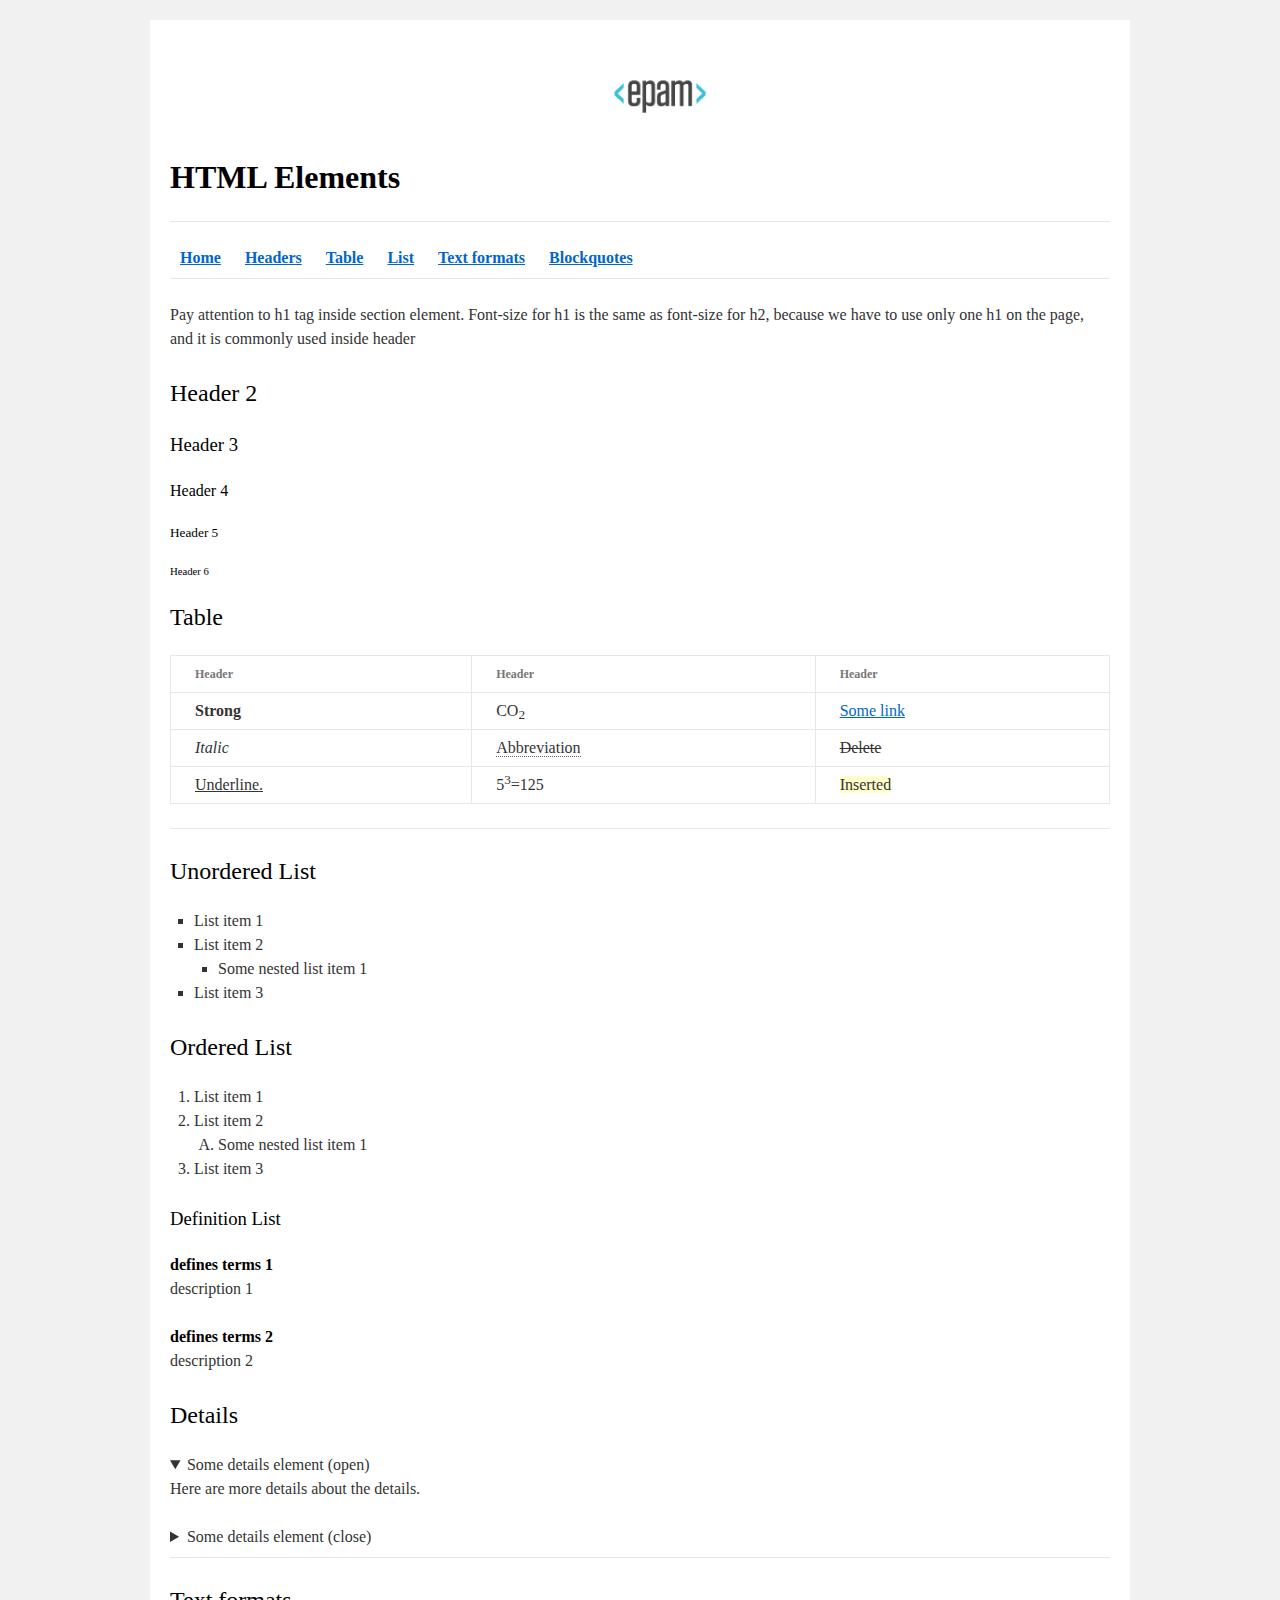
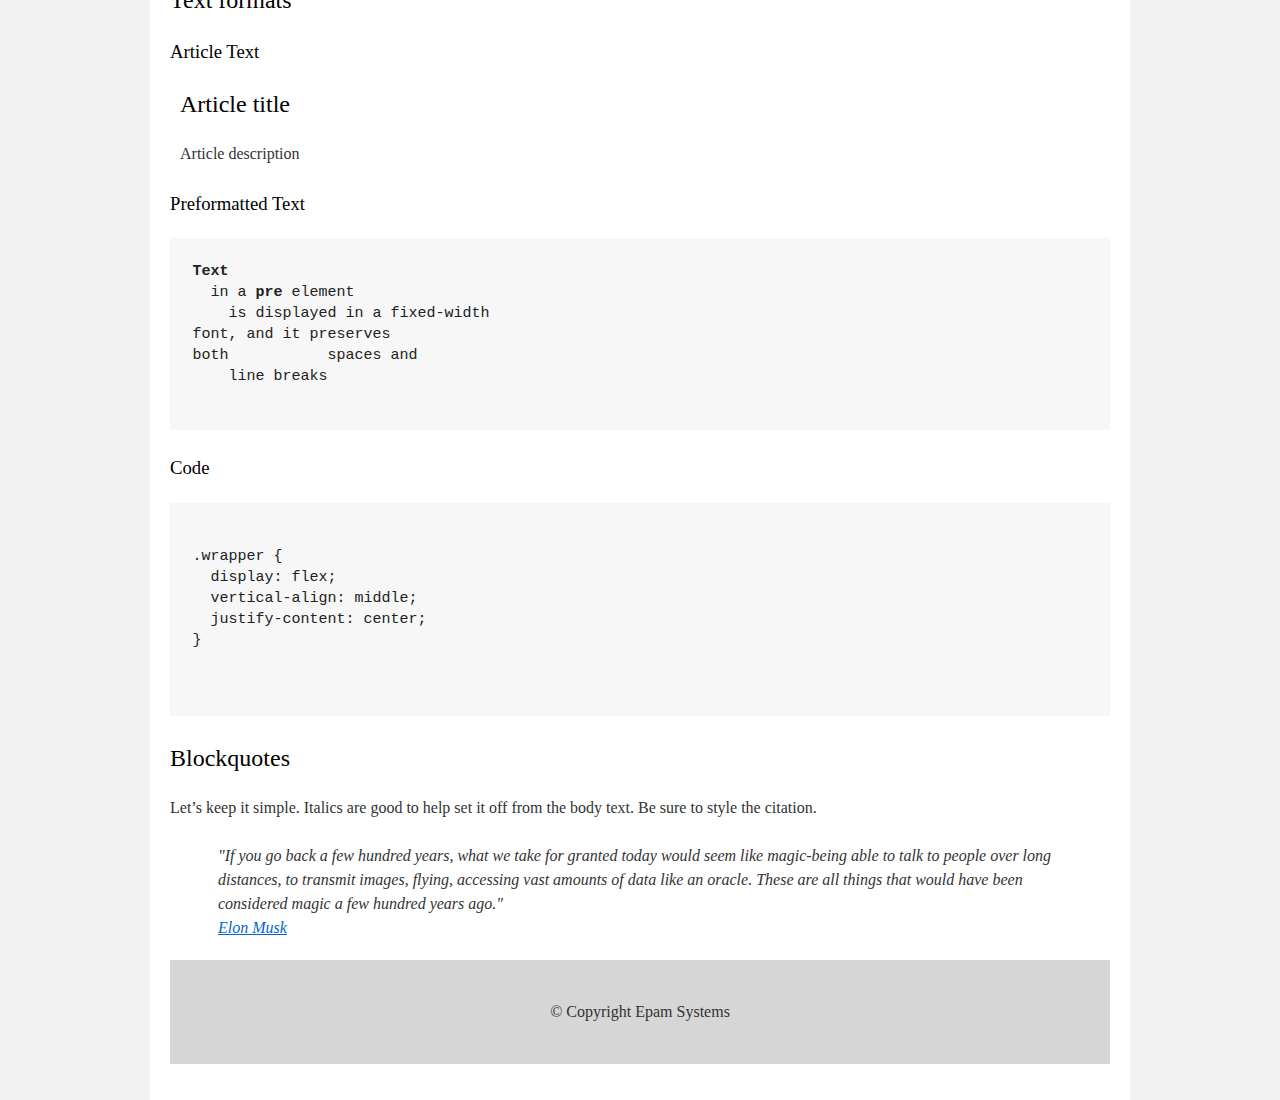
<file: FE_9_1_homework_html-basics/homework/index.html>
<!DOCTYPE html>
<html lang="en">
   <head>
      <meta charset="utf-8">
      <title>HTML Basics</title>
      <link rel="stylesheet" href="style.css">
   </head>
   <body>
      <div id="wrapper">
         <div id="main">
            <div id="container">
               <div id="content" role="main">
                  <header>
                     <div id="home">
                        <img src="logo.png" alt="logo">
                        <h1><b>HTML Elements</b></h1>
                     </div>
                     <hr>
                     <nav>
                        <a href="#home"><b>Home</b></a>
                        <a href="#headers"><b>Headers</b></a>
                        <a href="#table"><b>Table</b></a>
                        <a href="#list"><b>List</b></a>
                        <a href="#text-formats"><b>Text formats</b></a>
                        <a href="#blockquotes"><b>Blockquotes</b></a>
                     </nav>
                  </header>
                  <hr>
                  <main>
                     <section id="headers">
                        <p>Pay attention to h1 tag inside section element. Font-size for h1 is the same as font-size for h2, because we have to use only one h1 on the page, and it is commonly used inside header</p>
                        <h2>Header 2</h2>
                        <h3>Header 3</h3>
                        <h4>Header 4</h4>
                        <h5>Header 5</h5>
                        <h6>Header 6</h6>
                     </section>
                     <section id="table">
                        <h2>Table</h2>
                        <table>
                           <tr>
                              <th>Header</th>
                              <th>Header</th>
                              <th>Header</th>
                           </tr>
                           <tr>
                              <td><strong>Strong</strong></td>
                              <td>CO<sub>2</sub></td>
                              <td><a href="#">Some link</a></td>
                           </tr>
                           <tr>
                              <td><em>Italic</em></td>
                              <td><abbr>Abbreviation</abbr></td>
                              <td><del>Delete</del></td>
                           </tr>
                           <tr>
                              <td><u>Underline.</u></td>
                              <td>5<sup>3</sup>=125</td>
                              <td><ins>Inserted</ins></td>
                           </tr>
                        </table>
                        <hr>
                     </section>
                     <section id="list">
                        <h2>Unordered List</h2>
                        <ul>
                           <li>List item 1</li>
                           <li>
                              List item 2
                              <ul>
                                 <li>Some nested list item 1</li>
                              </ul>
                           </li>
                           <li>List item 3</li>
                        </ul>
                        <h2>Ordered List</h2>
                        <ol>
                           <li>List item 1</li>
                           <li>
                              List item 2
                              <ol>
                                 <li>Some nested list item 1</li>
                              </ol>
                           </li>
                           <li>List item 3</li>
                        </ol>
                        <h3>Definition List</h3>
                        <dl>
                           <dt>defines terms 1</dt>
                           <dd>description 1</dd>
                           <dt>defines terms 2</dt>
                           <dd>description 2</dd>
                        </dl>
                     </section>
                     <section id="details">
                        <h2>Details</h2>
                        <details open>
                           <summary>Some details element (open)</summary>
                           <p>Here are more details about the details.</p>
                        </details>
                        <details>
                           <summary>Some details element (close)</summary>
                           <p>Here are more details about the details.</p>
                        </details>
                     </section>
                     <hr>
                     <section id="text-formats">
                        <h2>Text formats</h2>
                        <h3>Article Text</h3>
                        <article>
                           <h2>Article title</h2>
                           <p>Article description</p>
                        </article>
                        <h3>Preformatted Text</h3>
                        <pre>
<strong>Text</strong>
  in a <strong>pre</strong> element
    is displayed in a fixed-width
font, and it preserves
both           spaces and
    line breaks                  
							</pre>
                        <h3>Code</h3>
                        <pre>

.wrapper {
  display: flex;
  vertical-align: middle;
  justify-content: center;
}

						</pre>
                     </section>
                     <section id="blockquotes">
                        <h2>Blockquotes</h2>
                        <p>Let’s keep it simple. Italics are good to help set it off from the body text. Be sure to style the citation.</p>
                        <blockquote>
                           "If you go back a few hundred years, what we take for granted today would seem like magic-being able to talk to people over long distances, to transmit images, flying, accessing vast amounts of data like an oracle. These are all things that would have been considered magic a few hundred years ago." <br>
                           <a href="#">Elon Musk</a>
                        </blockquote>
                        <p hidden>And here’s a bit of trailing text.</p>
                     </section>
                  </main>
                  <footer>
                     © Copyright Epam Systems
                  </footer>
               </div>
            </div>
         </div>
      </div>
   </body>
</html>
</file>
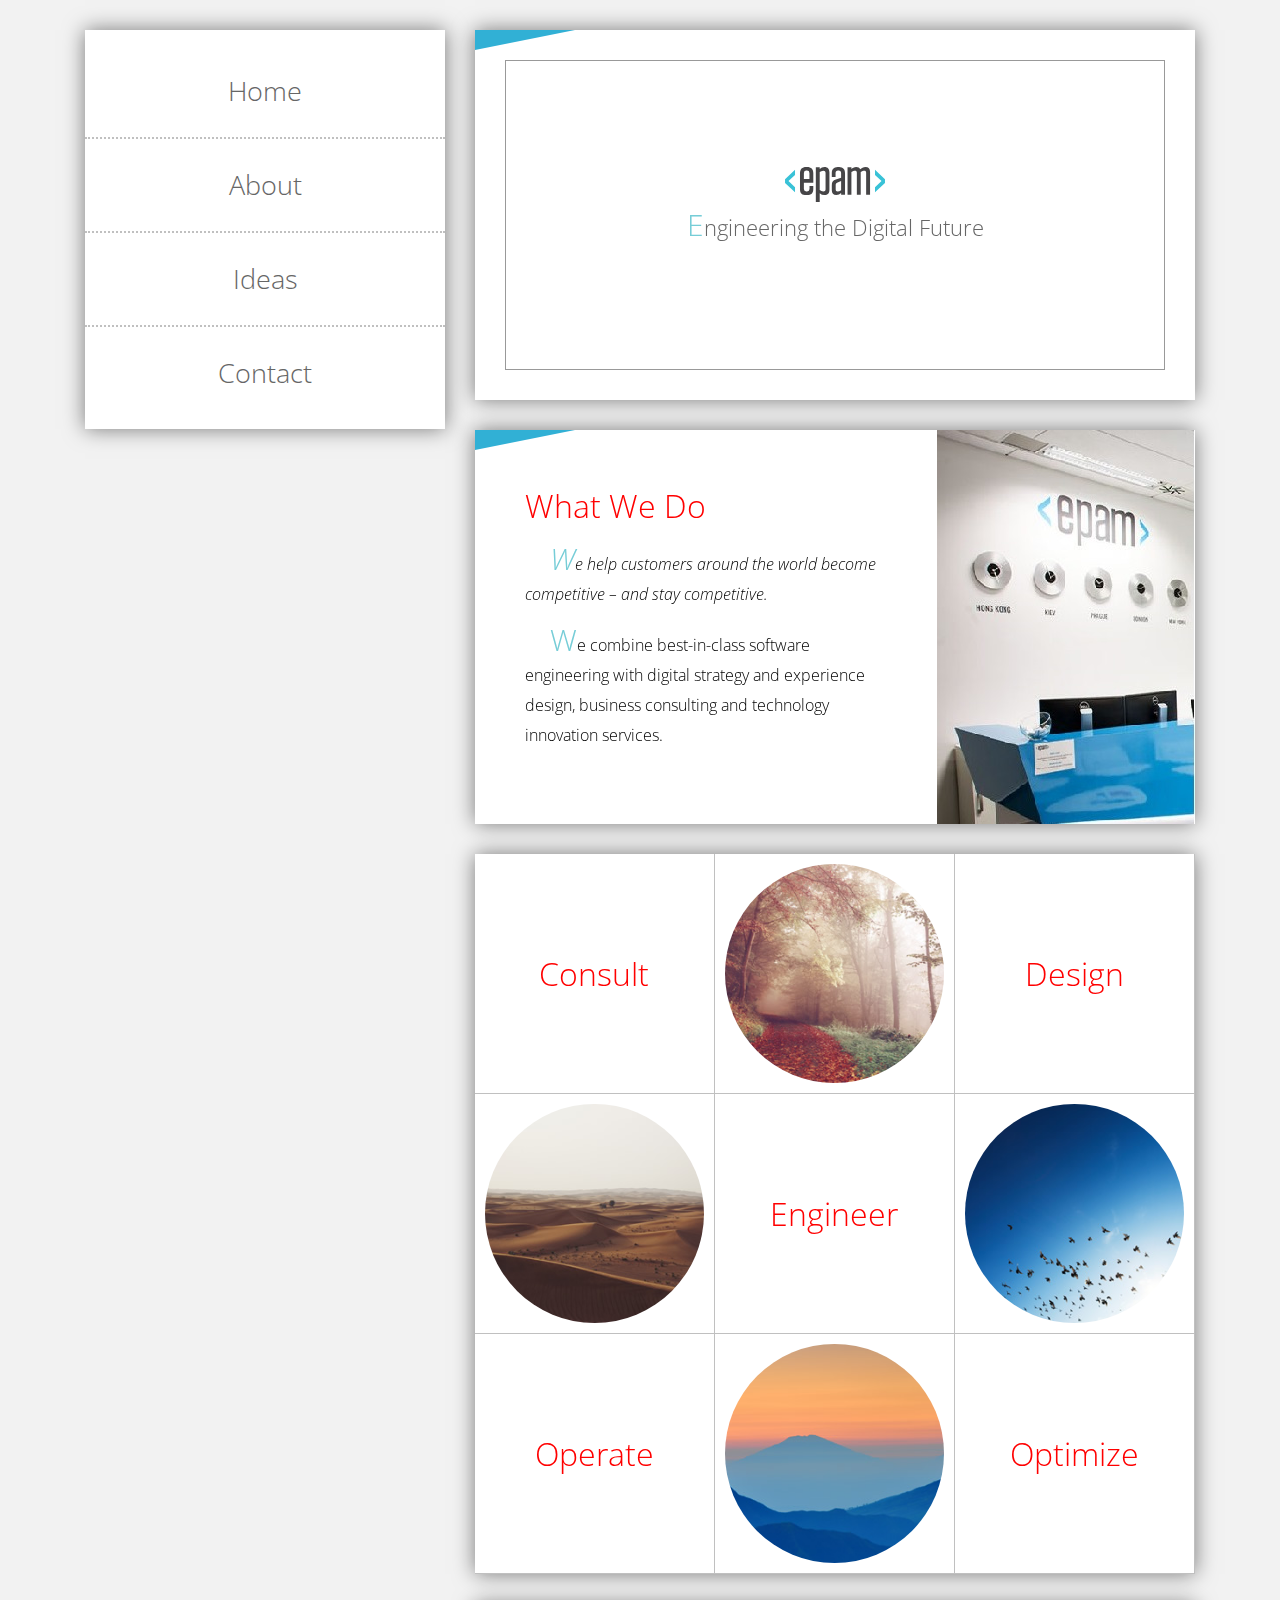
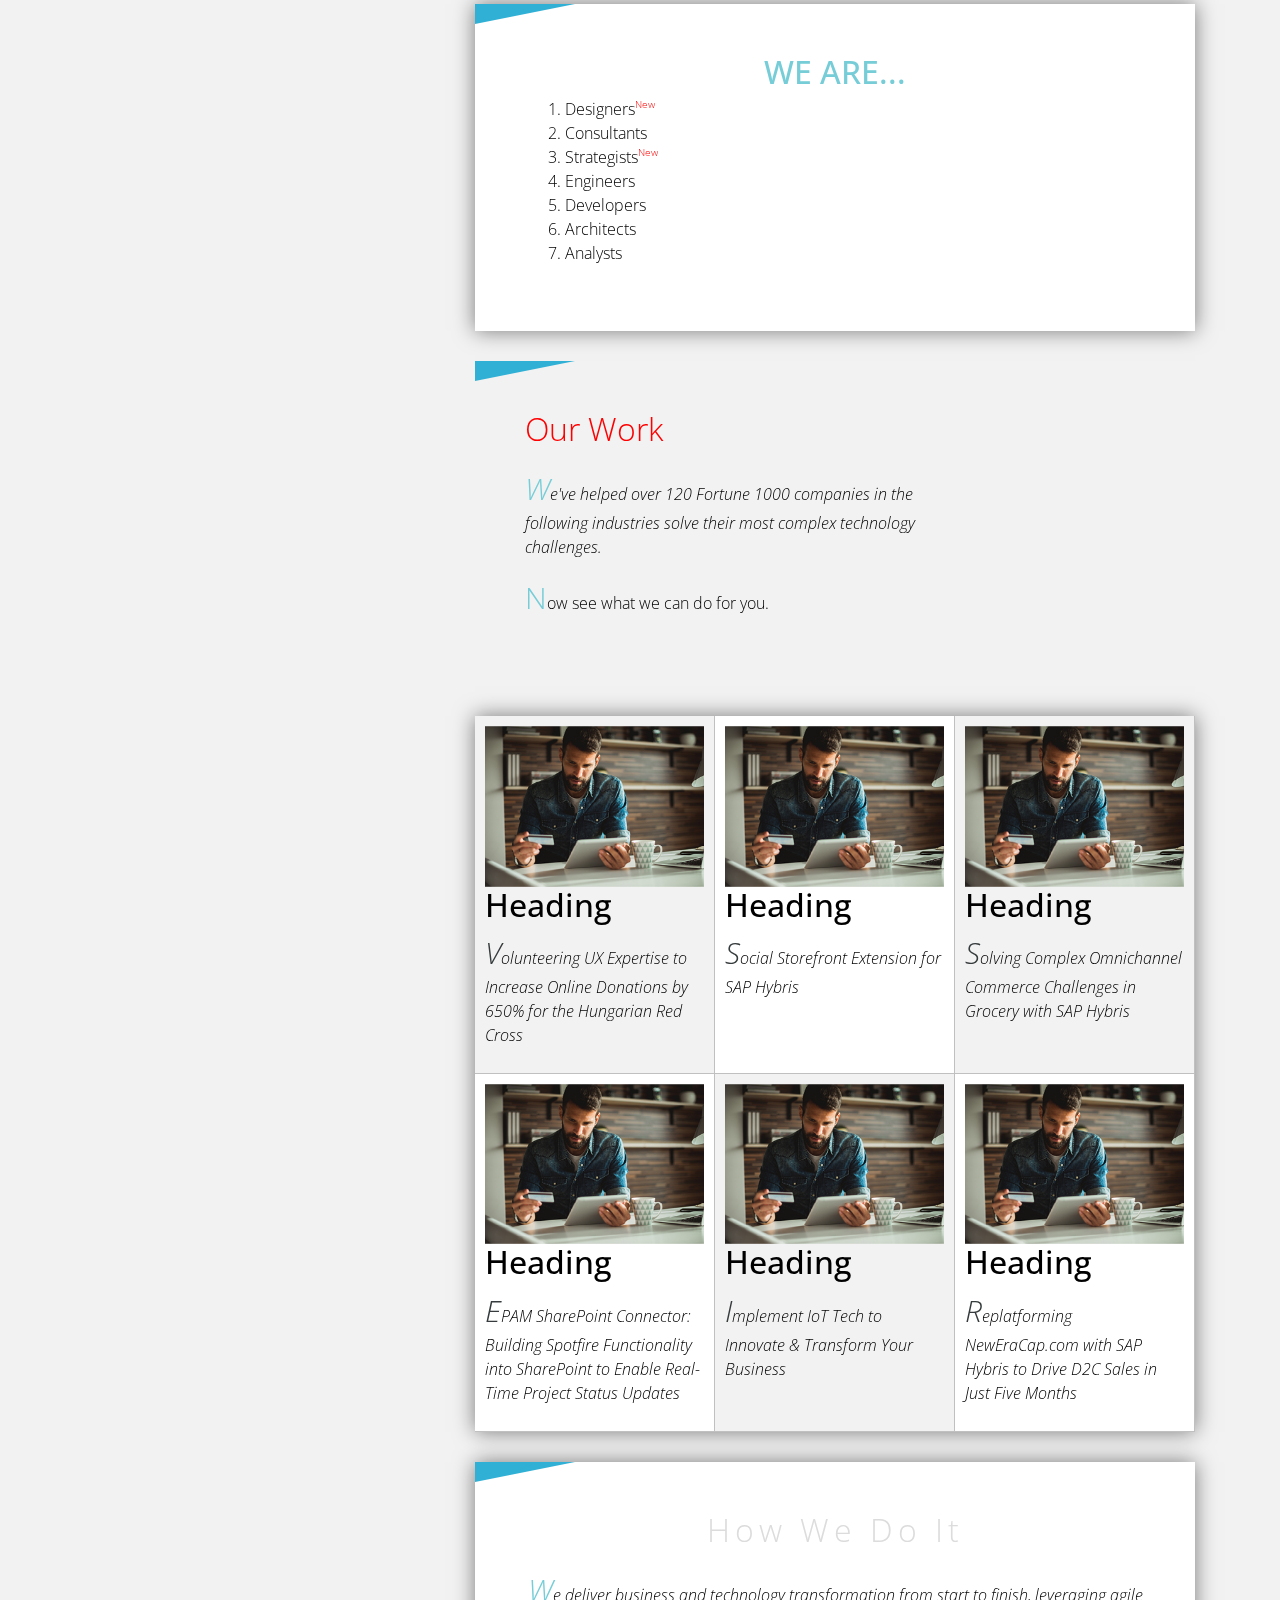
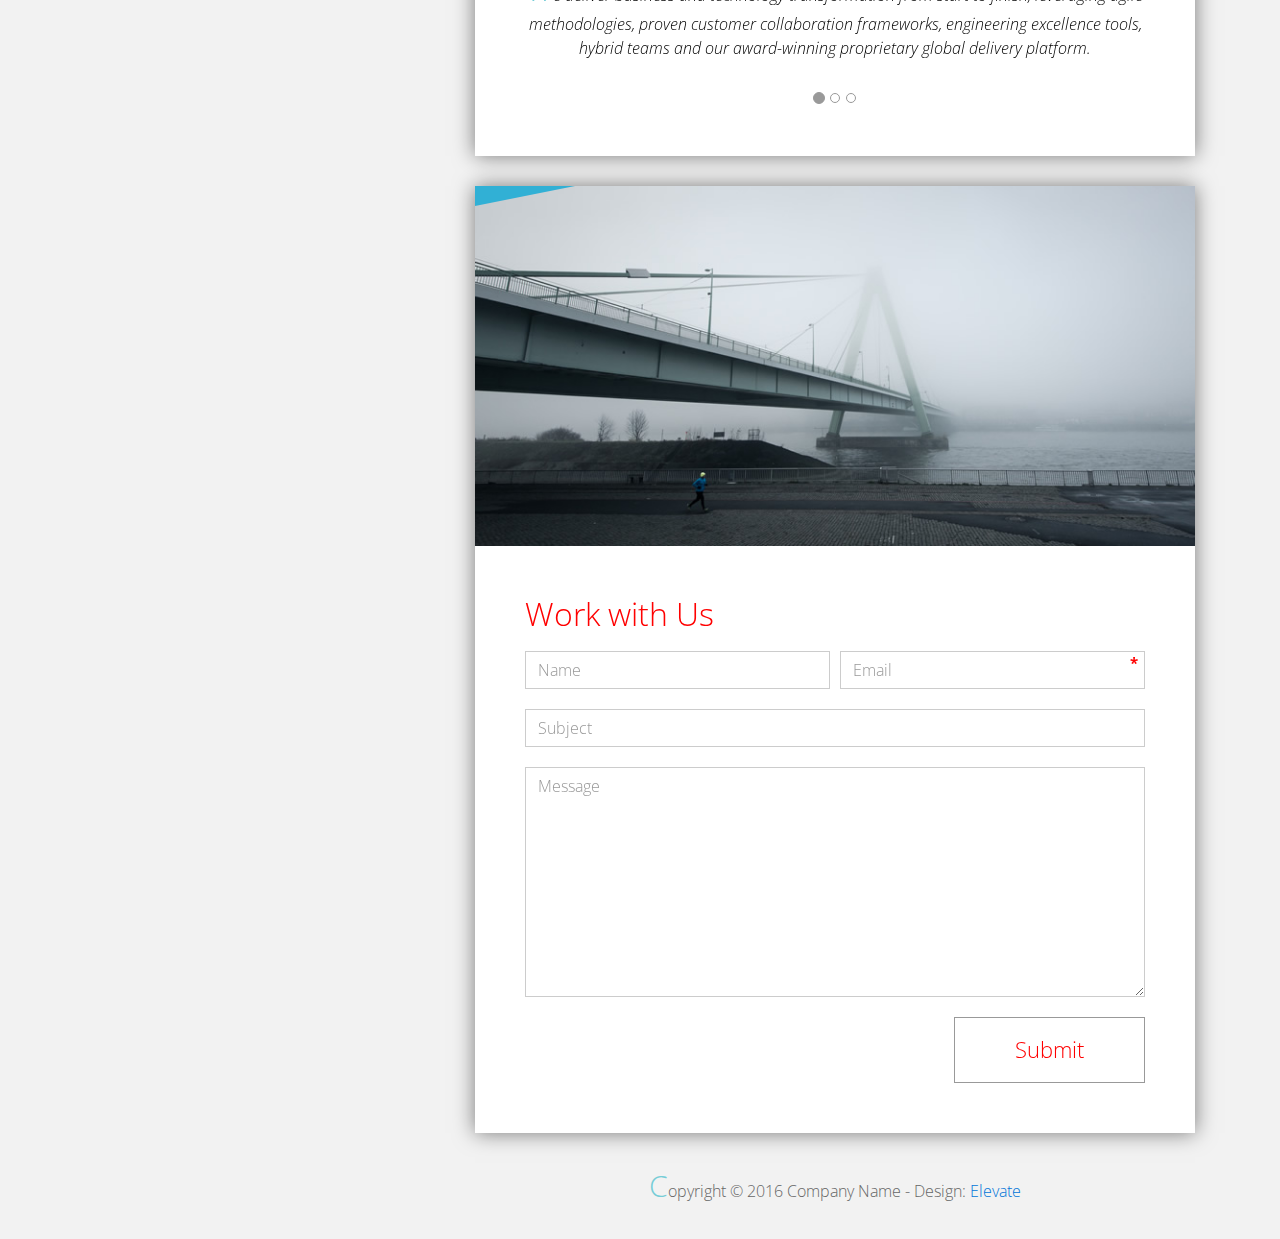
<file: FE_9_2_homework_css-basics/homework/index.html>
<!DOCTYPE html>
<html lang="en">
<head>
  <meta charset="utf-8">
  <meta http-equiv="X-UA-Compatible" content="IE=edge">
  <meta name="viewport" content="width=device-width, initial-scale=1">

  <title>CSS Basic HW</title>



  <!-- load stylesheets -->
  <link rel="stylesheet" href="http://fonts.googleapis.com/css?family=Open+Sans:300,400">
  <!-- Google web font "Open Sans" -->
  <link rel="stylesheet" href="css/bootstrap.min.css">
  <!-- Bootstrap style -->
  <link rel="stylesheet" href="css/general.css">
  <link rel="stylesheet" href="css/style.css">
  <!-- Templatemo style -->
</head>

<body>
<div class="container">

  <div class="tm-sidebar">
    <nav class="tm-main-nav">
      <ul>
        <li class="tm-nav-item"><a href="#home" class="tm-nav-item-link">Home</a></li>
        <li class="tm-nav-item"><a href="#about" class="tm-nav-item-link">About</a></li>
        <li class="tm-nav-item"><a href="#ideas" class="tm-nav-item-link">Ideas</a></li>
        <li class="tm-nav-item"><a href="#contact" class="tm-nav-item-link">Contact</a></li>
      </ul>
    </nav>
  </div>

  <div class="tm-main-content">

    <div id="home" class="tm-content-box margin-b-10">
      <div class="tm-banner">
        <div class="tm-banner-inner">
          <img src="img/EPAM_logo.svg" width="100" alt="">
          <p class="tm-banner-text">Engineering the Digital Future</p>
        </div>
      </div>
    </div>

    <section>
      <div class="tm-content-box flex-2-col">

        <div class="pad flex-item tm-team-description-container">
          <h2 class="tm-section-title">What We Do</h2>
          <p class="tm-section-description">We help customers around the world become competitive – and stay competitive.</p>
          <p class="tm-section-description"> We combine best-in-class software engineering with digital strategy and experience design, business consulting and technology innovation services.</p>
        </div>
        <div class="flex-item">
          <img src="img/image.jpg" alt="">
        </div>
        

      </div>
      <div id="about" class="tm-content-box">

        <ul class="boxes gallery-container">
          <li class="box box-bg">
            <h2 class="tm-section-title tm-section-title-box tm-box-bg-title">Consult</h2>
          </li>
          <li class="box">
            <a href="img/idea-large-01.jpg"><img src="img/idea-01.jpg" alt="Image"
                                                 class="img-fluid thumbnail"></a>
          </li>
          <li class="box box-bg">
            <h2 class="tm-section-title tm-section-title-box tm-box-bg-title">Design</h2>
          </li>
          <li class="box">
            <a href="img/idea-large-02.jpg"><img src="img/idea-02.jpg" alt="Image"
                                                 class="img-fluid thumbnail"></a>
          </li>
          <li class="box box-bg">
            <h2 class="tm-section-title tm-section-title-box tm-box-bg-title">Engineer</h2>
          </li>
          <li class="box">
            <a href="img/idea-large-03.jpg"><img src="img/idea-03.jpg" alt="Image"
                                                 class="img-fluid thumbnail"></a>
          </li>
          <li class="box box-bg">
            <h2 class="tm-section-title tm-section-title-box tm-box-bg-title">Operate</h2>
          </li>
          <li class="box">
            <a href="img/idea-large-04.jpg"><img src="img/idea-04.jpg" alt="Image"
                                                 class="img-fluid thumbnail"></a>
          </li>
          <li class="box box-bg">
            <h2 class="tm-section-title tm-section-title-box tm-box-bg-title">Optimize</h2>
          </li>
        </ul>

      </div>

    </section>

    <!-- slider -->
    <section class="heading tm-content-box">
      <div class="pad">
        <h2> WE ARE...</h2>
        <ol>
          <li><a href="index.html" class="text">Designers</a></li>
          <li><a href="index.html">Consultants</a></li>
          <li><a href="#" class="text">Strategists</a></li>
          <li><a href="#">Engineers</a></li>
          <li><a href="#">Developers</a></li>
          <li><a href="#">Architects</a></li>
          <li><a href="#">Analysts</a></li>
        </ol>
      </div>
    </section>

    <section class="blocks">
       <div class="pad flex-item tm-team-description-container">
          <h2 class="tm-section-title">Our Work</h2>
          <p class="tm-section-description">We've helped over 120 Fortune 1000 companies in the following industries solve their most complex technology challenges. </p>
          <p class="tm-section-description"> Now see what we can do for you.</p>
        </div>
      <div class="tm-content-box flex-2-col">
      </div>
      <div  class="tm-content-box">
        <ul class="boxes gallery-container">
          <li class="box">
            <img src="img/image-1.jpg" alt="Image" class="img-fluid">
            <div>
              <h2>Heading</h2>
              <p>Volunteering UX Expertise to Increase Online Donations by 650% for the Hungarian Red Cross</p>
            </div>
          </li>
          <li class="box">
            <img src="img/image-1.jpg" alt="Image" class="img-fluid">
            <div>
              <h2>Heading</h2>
              <p>Social Storefront Extension for SAP Hybris</p>
            </div>
          </li>
          <li class="box">
            <img src="img/image-1.jpg" alt="Image" class="img-fluid">
            <div>
              <h2>Heading</h2>
              <p>Solving Complex Omnichannel Commerce Challenges in Grocery with SAP Hybris</p>
            </div>
          </li>
          <li class="box">
            <img src="img/image-1.jpg" alt="Image" class="img-fluid">
            <div>
              <h2>Heading</h2>
              <p>EPAM SharePoint Connector: Building Spotfire Functionality into SharePoint to Enable Real-Time Project Status Updates</p>
            </div>
          </li>
          <li class="box">
            <img src="img/image-1.jpg" alt="Image" class="img-fluid">
            <div>
              <h2>Heading</h2>
              <p>Implement IoT Tech to Innovate &amp; Transform Your Business</p>
            </div>
          </li>
          <li class="box">
            <img src="img/image-1.jpg" alt="Image" class="img-fluid">
            <div>
              <h2>Heading</h2>
              <p>Replatforming NewEraCap.com with SAP Hybris to Drive D2C Sales in Just Five Months</p>
            </div>
          </li>
        </ul>

      </div>
    </section>

    <section id="ideas">
      <div id="tmCarousel" class="carousel slide tm-content-box" data-ride="carousel">

        <ol class="carousel-indicators">
          <li data-target="#tmCarousel" data-slide-to="0" class="active"></li>
          <li data-target="#tmCarousel" data-slide-to="1" class=""></li>
          <li data-target="#tmCarousel" data-slide-to="2" class=""></li>
        </ol>

        <div class="carousel-inner" role="listbox">

          <div class="carousel-item active">
            <div class="carousel-content">
              <div class="flex-item">
                <h2 class="tm-section-title">How We Do It</h2>
                <p class="tm-section-description carousel-description">We deliver business and technology transformation from start to finish, leveraging agile methodologies, proven customer collaboration frameworks, engineering excellence tools, hybrid teams and our award-winning proprietary global delivery platform.</p>
              </div>
            </div>
          </div>

          <div class="carousel-item">
            <div class="carousel-content">
              <div class="flex-item">
                <h2 class="tm-section-title">Our Clients</h2>
                <p class="tm-section-description carousel-description">Lorem ipsum dolor sit amet,
                  consectetur adipiscing elit. Quisque vel nisi pharetra nibh varius pharetra ac
                  sagittis nisi. Etiam pharetra vestibulum hendrerit. Pellentesque interdum metus
                  sed massa rutrum.</p>
              </div>
            </div>
          </div>

          <div class="carousel-item">
            <div class="carousel-content">
              <div class="flex-item">
                <h2 class="tm-section-title">Our Projects</h2>
                <p class="tm-section-description carousel-description">Donec ex libero, fringilla
                  vitae purus sit amet, rhoncus pharetra lorem. Pellentesque id sem id lacus
                  ultricies vehicula. Aliquam rutrum mi non. Pellentesque interdum metus sed massa
                  rutrum.</p>
              </div>
            </div>
          </div>

        </div>

      </div>
    </section>

    <section class="tm-content-box">
      <img src="img/contact.jpg" alt="Contact image" class="img-fluid">

      <div id="contact" class="pad">
        <h2 class="tm-section-title">Work with Us</h2>
        <form action="#contact" method="get" class="contact-form">

          <div class="form-group col-xs-12 col-sm-12 col-md-6 col-lg-6 form-group-2-col-left">
            <input type="text" id="contact_name" name="contact_name" class="form-control"
                   placeholder="Name" required/>
          </div>
          <div class="form-group col-xs-12 col-sm-12 col-md-6 col-lg-6 form-group-2-col-right mandatory-field">
            <input type="email" id="contact_email" name="contact_email" class="form-control"
                   placeholder="Email" required/>
          </div>
          <div class="form-group">
            <input type="text" id="contact_subject" name="contact_subject" class="form-control"
                   placeholder="Subject" required/>
          </div>
          <div class="form-group">
            <textarea id="contact_message" name="contact_message" class="form-control" rows="9"
                      placeholder="Message" required></textarea>
          </div>

          <button type="submit" class="btn btn-primary submit-btn">Submit</button>

        </form>
      </div>
    </section>

    <footer class="tm-footer">
      <p class="text-xs-center">Copyright &copy; 2016 Company Name

        - Design: <a rel="nofollow" href="http://www.templatemo.com/tm-481-elevate"
                     target="_parent">Elevate</a></p>
    </footer>

  </div>

</div>

</body>
</html>
</file>
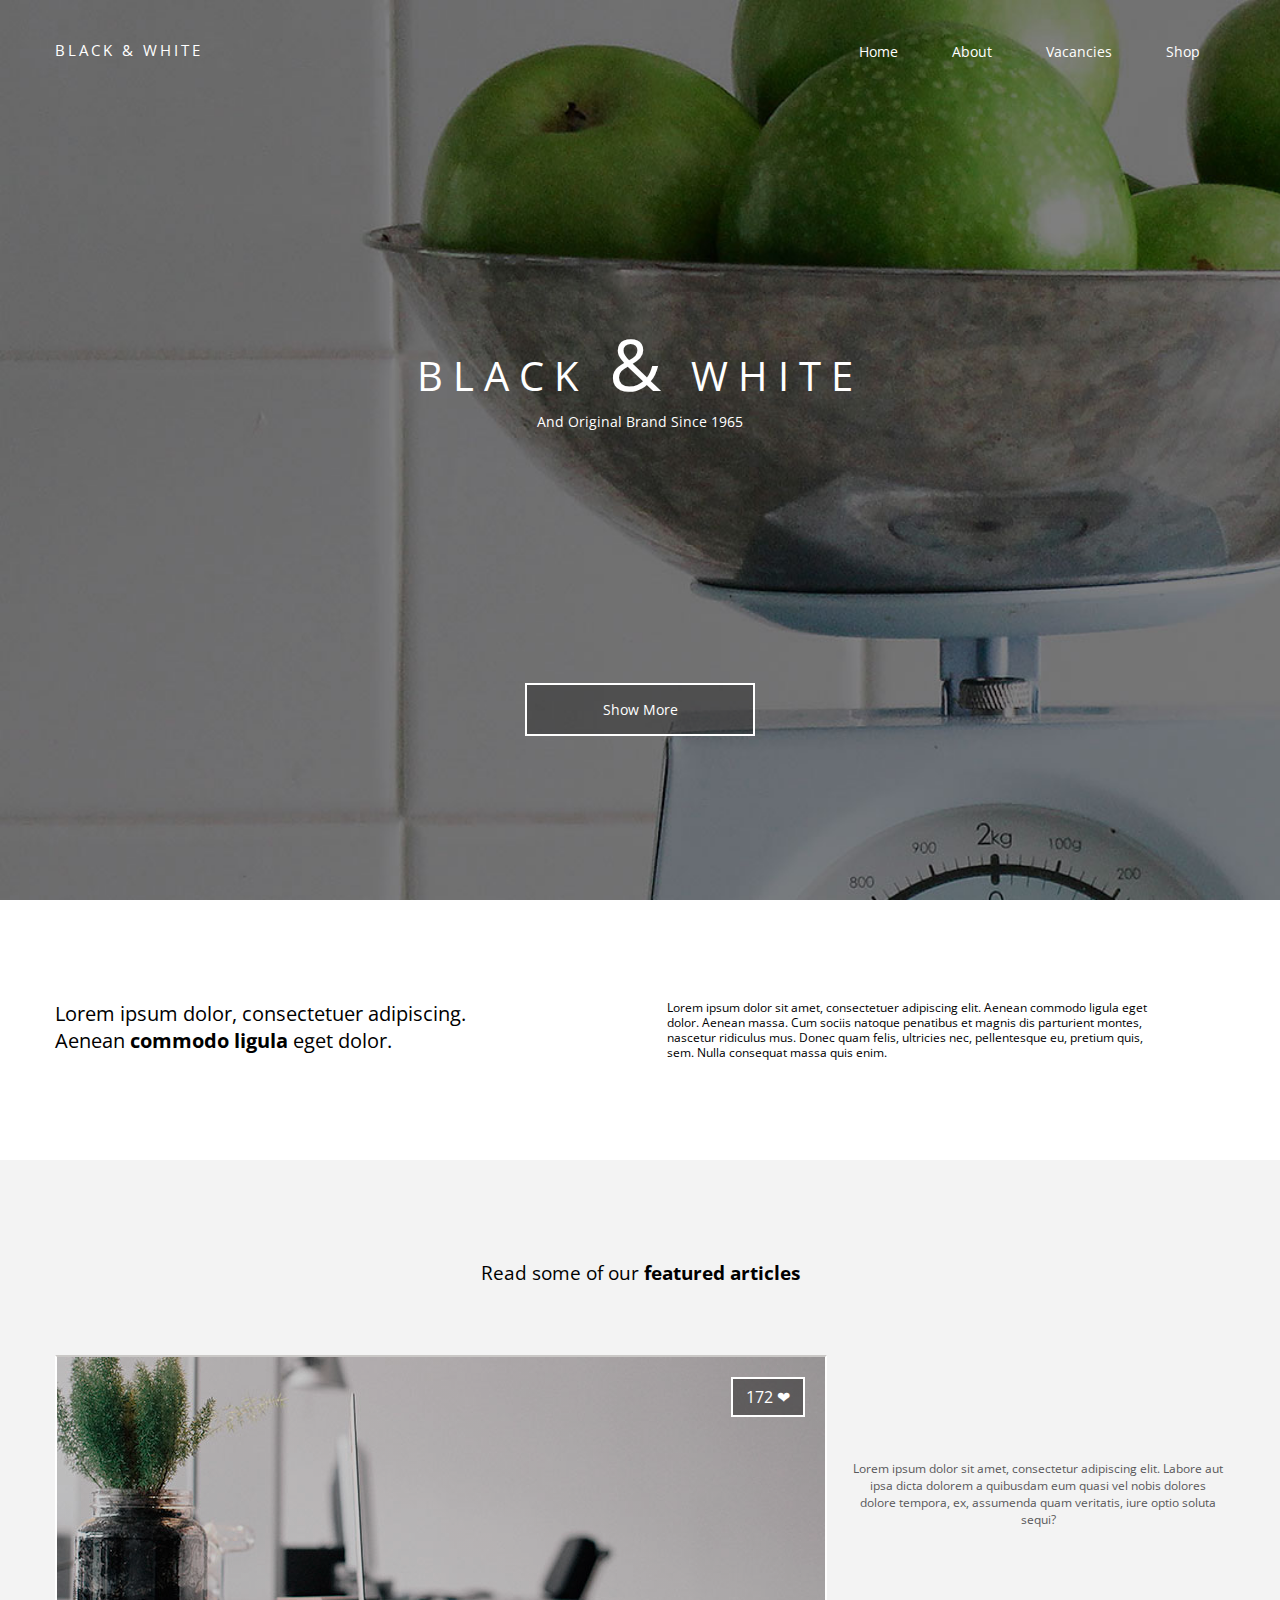
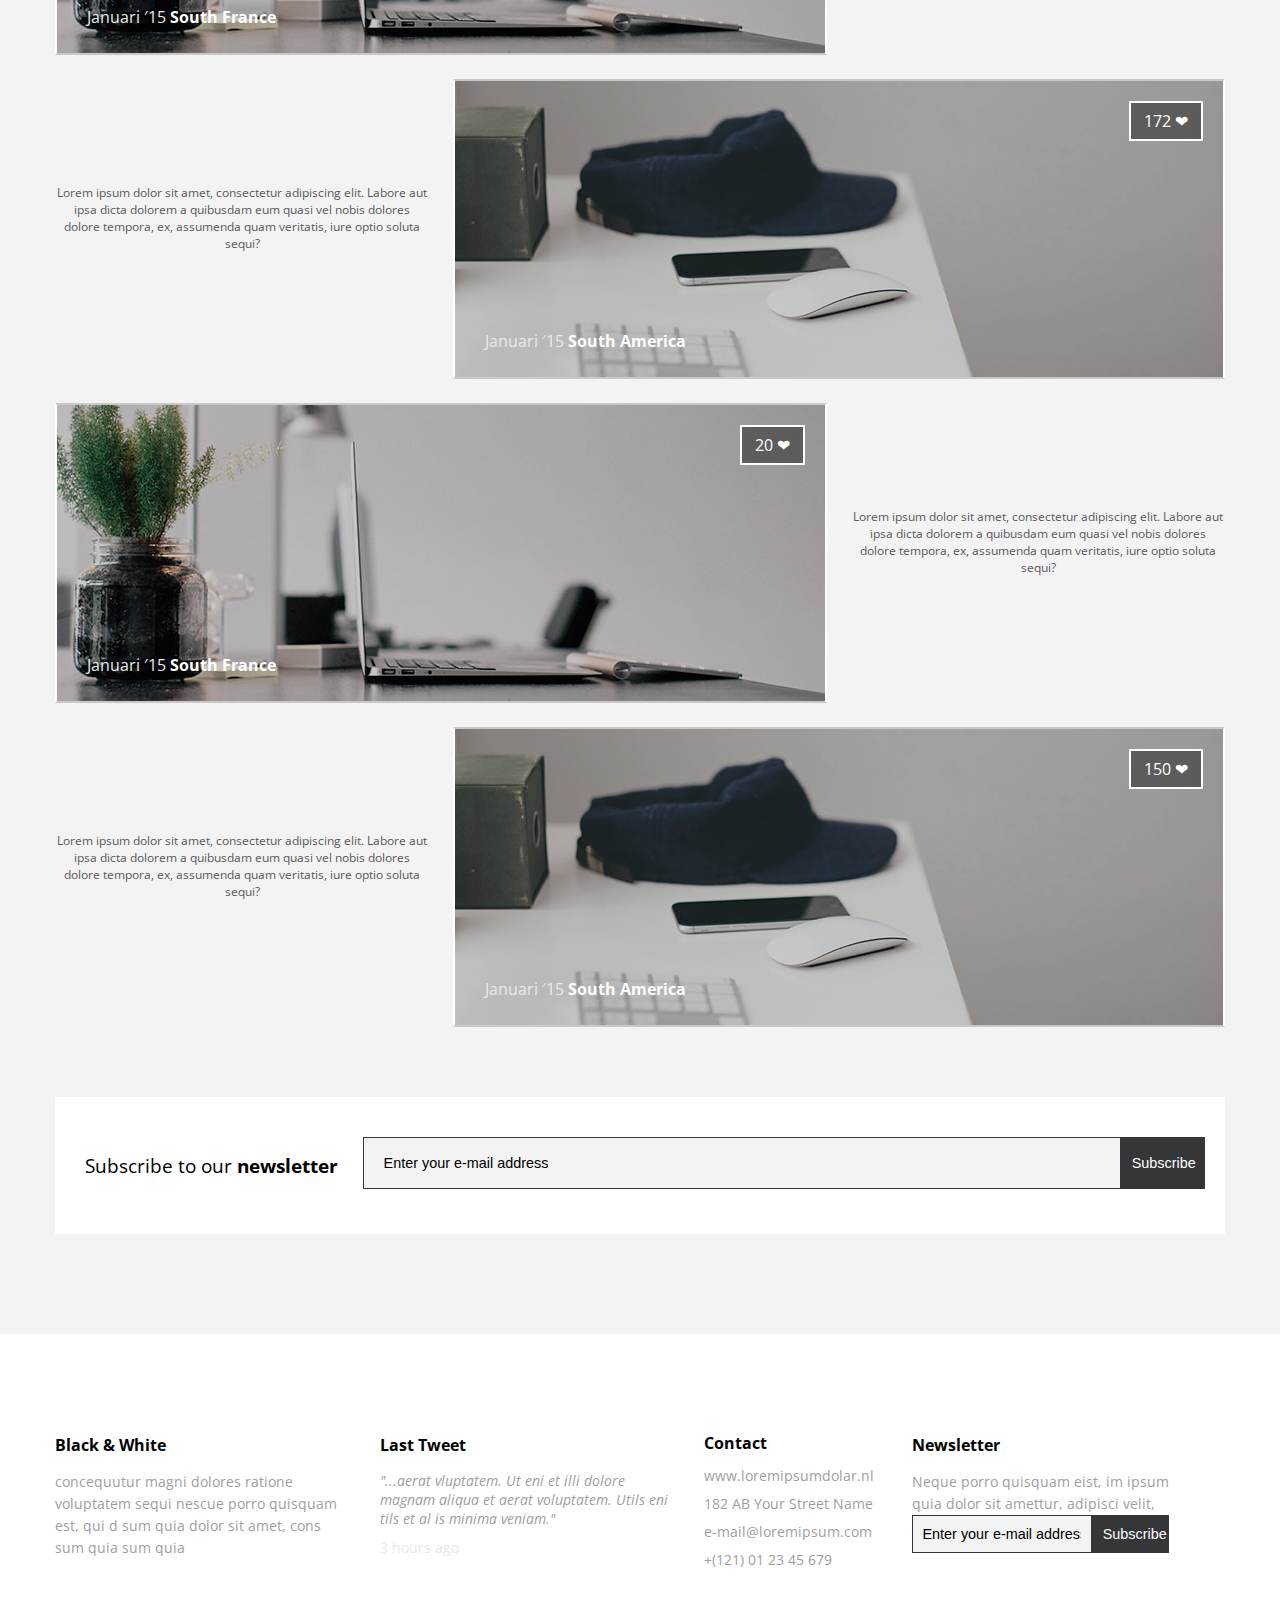
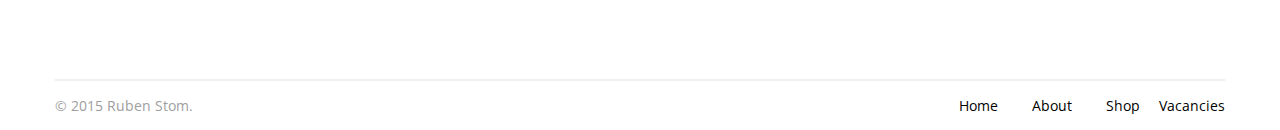
<file: FE_9_4_homework_css-layouts/homework/index.html>
<!DOCTYPE html>
<html lang="zxx">
   <head>
      <meta charset="UTF-8">
      <meta name="viewport" content="width=device-width, initial-scale=1.0">
      <meta http-equiv="X-UA-Compatible" content="ie=edge">
      <title>CSS Layouts</title>
      <link href="https://fonts.googleapis.com/css?family=Open+Sans" rel="stylesheet">
      <link rel="stylesheet" type="text/css" href="css/style.css">
   </head>
   <body>
      <header>
         <div class="wrapper">
            <nav>
               <h1>Black &amp; White</h1>
               <ul>
                  <li><a href="#">Home</a></li>
                  <li><a href="#">About</a></li>
                  <li><a href="#">Vacancies</a></li>
                  <li><a href="#">Shop</a></li>
               </ul>
            </nav>
            <div class="brand-wrap">
               <div class="brand">Black <span class="amp">&amp;</span> White</div>
               <p>And Original Brand Since 1965</p>
            </div>
            <a href="#" class="more">Show More</a>
         </div>
      </header>
      <div class="wrapper">
         <section class="section-1">
            <h3>Lorem ipsum dolor, consectetuer adipiscing. Aenean <strong>commodo ligula</strong> eget dolor.</h3>
            <p>Lorem ipsum dolor sit amet, consectetuer adipiscing elit. Aenean commodo ligula eget dolor. Aenean massa. Cum sociis natoque penatibus et magnis dis parturient montes, nascetur ridiculus mus. Donec quam felis, ultricies nec, pellentesque eu, pretium quis, sem. Nulla consequat massa quis enim. </p>
         </section>
      </div>
      <div class="main">
         <div class="wrapper">
            <h3>Read some of our <strong>featured articles</strong></h3>
            <article>
               <div class="article article-1">
                  <h3> Januari &#8242;15 <strong>South France</strong></h3>
                  <a href="#like">172 &#10084;</a>
               </div>
               <div class="article article-2">
                  <p>Lorem ipsum dolor sit amet, consectetur adipiscing elit. Labore aut ipsa dicta dolorem a quibusdam eum quasi vel nobis dolores dolore tempora, ex, assumenda quam veritatis, iure optio soluta sequi?</p>
               </div>
               <div class="article article-3">
                  <p>Lorem ipsum dolor sit amet, consectetur adipiscing elit. Labore aut ipsa dicta dolorem a quibusdam eum quasi vel nobis dolores dolore tempora, ex, assumenda quam veritatis, iure optio soluta sequi?</p>
               </div>
               <div class="article article-4">
                  <h3>Januari &#8242;15 <strong>South America</strong></h3>
                  <a href="#like">172 &#10084;</a>
               </div>
               <div class="article article-5">
                  <h3> Januari &#8242;15 <strong>South France</strong></h3>
                  <a href="#like">20 &#10084;</a>
               </div>
               <div class="article article-6">
                  <p>Lorem ipsum dolor sit amet, consectetur adipiscing elit. Labore aut ipsa dicta dolorem a quibusdam eum quasi vel nobis dolores dolore tempora, ex, assumenda quam veritatis, iure optio soluta sequi?</p>
               </div>
               <div class="article article-7">
                  <p>Lorem ipsum dolor sit amet, consectetur adipiscing elit. Labore aut ipsa dicta dolorem a quibusdam eum quasi vel nobis dolores dolore tempora, ex, assumenda quam veritatis, iure optio soluta sequi?</p>
               </div>
               <div class="article article-8">
                  <h3>Januari &#8242;15 <strong>South America</strong></h3>
                  <a href="#like">150 &#10084;</a>
               </div>
            </article>
            <div class="subscribe">
               <p>Subscribe to our <strong>newsletter</strong></p>
               <div>
                  <input type="text" name="subscribe" placeholder="Enter your e-mail address">
                  <input type="submit" name="submit" value="Subscribe">
               </div>
            </div>
         </div>
      </div>
      <footer>
         <div class="wrapper">
            <section class="section-2">
               <div class="b-and-w-f section-block">
                  <h3>Black & White</h3>
                  <p>concequutur magni dolores ratione voluptatem sequi nescue porro quisquam est, qui d sum quia dolor sit amet, cons sum quia sum quia</p>
               </div>
               <div class="tweet section-block">
                  <h3>Last Tweet</h3>
                  <p>
                     <em>"...aerat vluptatem. Ut eni et illi dolore magnam aliqua et aerat voluptatem. Utils eni tils et al is minima veniam."</em>
                  </p>
                  <p class="hours-ago">3 hours ago</p>
               </div>
               <div class="contact section-block">
                  <h3>Contact</h3>
                  <p>www.loremipsumdolar.nl</p>
                  <p>182 AB Your Street Name</p>
                  <p>e-mail@loremipsum.com</p>
                  <p>+(121) 01 23 45 679</p>
               </div>
               <div class="newsletter section-block">
                  <h3>Newsletter</h3>
                  <p>Neque porro quisquam eist, im ipsum quia dolor sit amettur, adipisci velit, </p>
                  <div>
                     <input type="text" name="subscribe" placeholder="Enter your e-mail address">
                     <input type="submit" name="submit" value="Subscribe">
                  </div>
               </div>
            </section>
            <nav>
               <div>&copy; 2015 Ruben Stom.</div>
               <ul>
                  <li><a href="#">Home</a></li>
                  <li><a href="#">About</a></li>
                  <li><a href="#">Shop</a></li>
                  <li><a href="#">Vacancies</a></li>
               </ul>
            </nav>
         </div>
      </footer>
   </body>
</html>
</file>
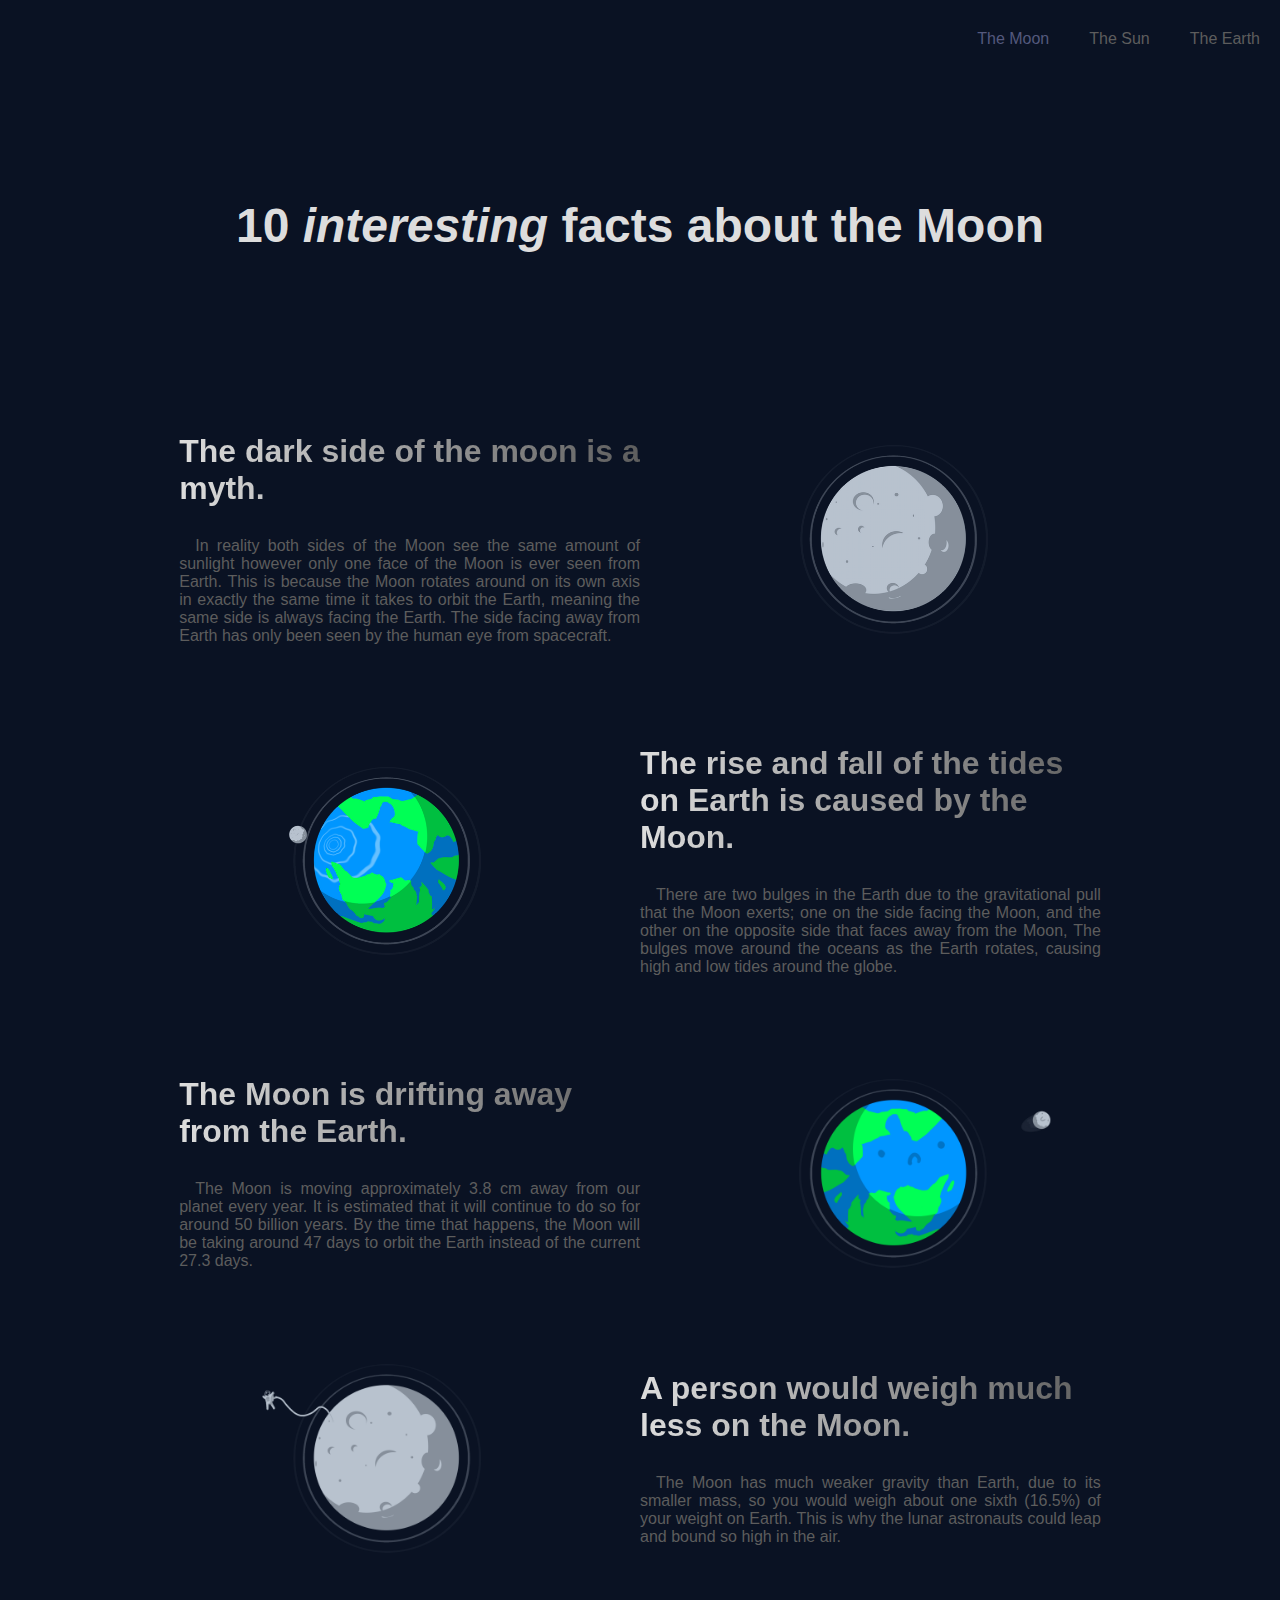
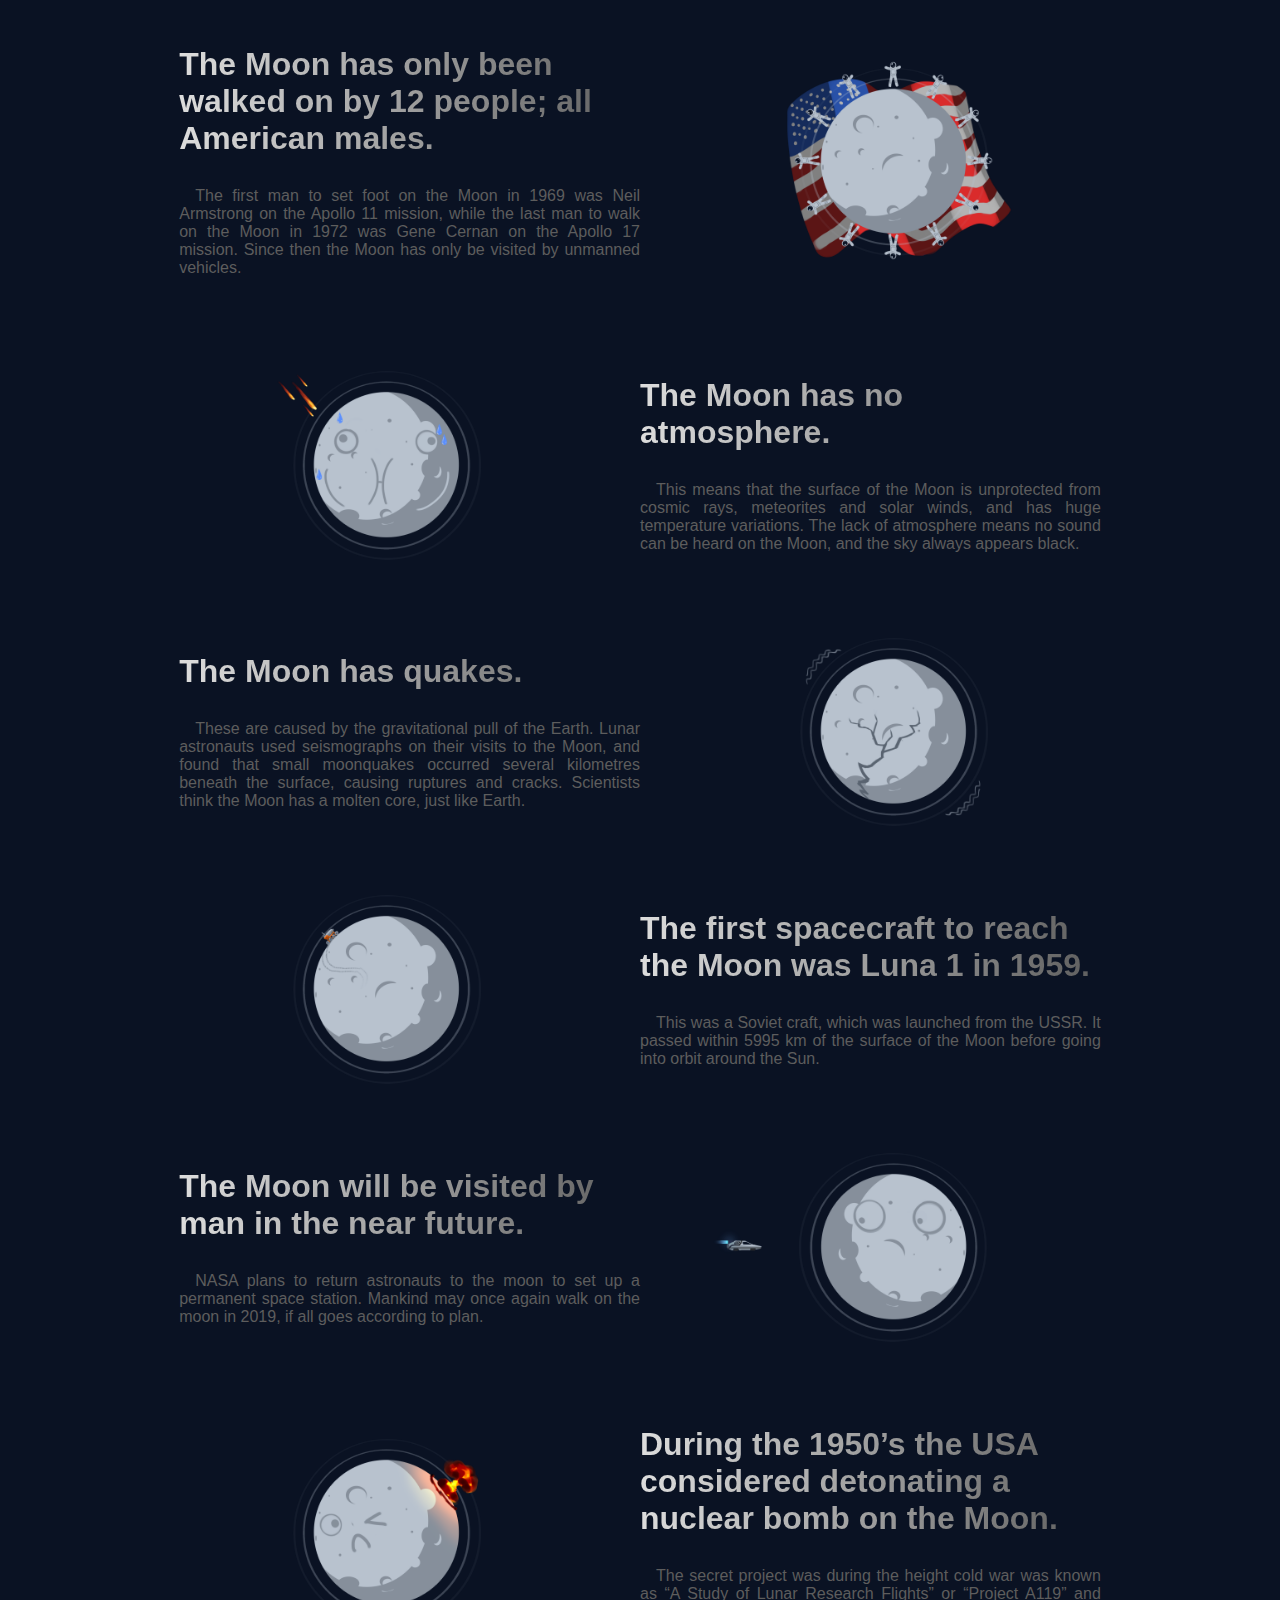
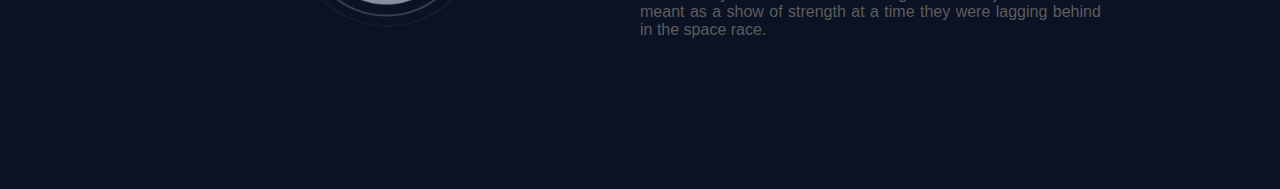
<file: FE_9_5_homework_responsive/homework/src/index.html>
<!DOCTYPE html>
<html lang="en">
   <head>
      <meta charset="UTF-8">
      <meta name="viewport" content="width=device-width, initial-scale=1.0">
      <meta http-equiv="X-UA-Compatible" content="ie=edge">
      <link rel="stylesheet" href="styles.css">
      <title>Responsive</title>
   </head>
   <body>
      <header>
         <nav>
            <ul>
               <li><a href="#the-moon" class="active" tabindex="1">The Moon</a></li>
               <li><a href="#the-sun" tabindex="2">The Sun</a></li>
               <li><a href="#the-earth" tabindex="3">The Earth</a></li>
            </ul>
         </nav>
      </header>
      <main>
         <h1>10 <em>interesting</em> facts about the Moon</h1>
         <div class="main-section">
            <article class="moon-fact one">
               <div class="fact-text">
                  <h2>The dark side of the moon is a myth.</h2>
                  <p>In reality both sides of the Moon see the same amount of sunlight however only one face of the Moon is ever seen from Earth. This is because the Moon rotates around on its own axis in exactly the same time it takes to orbit the Earth, meaning the same side is always facing the Earth. The side facing away from Earth has only been seen by the human eye from spacecraft.</p>
               </div>
               <img src="../assets/dark-side.png" alt="moon-fact">
            </article>
            <article class="moon-fact two">
               <div class="fact-text">
                  <h2>The rise and fall of the tides on Earth is caused by the Moon.</h2>
                  <p>There are two bulges in the Earth due to the gravitational pull that the Moon exerts; one on the side facing the Moon, and the other on the opposite side that faces away from the Moon, The bulges move around the oceans as the Earth rotates, causing high and low tides around the globe.</p>
               </div>
               <img src="../assets/earth-tides.png" alt="moon-fact">
            </article>
            <article class="moon-fact three">
               <div class="fact-text">
                  <h2>The Moon is drifting away from the Earth.</h2>
                  <p>The Moon is moving approximately 3.8 cm away from our planet every year. It is estimated that it will continue to do so for around 50 billion years. By the time that happens, the Moon will be taking around 47 days to orbit the Earth instead of the current 27.3 days.
                  </p>
               </div>
               <img src="../assets/drifting-moon.png" alt="moon-fact">
            </article>
            <article class="moon-fact four">
               <div class="fact-text">
                  <h2>A person would weigh much less on the Moon.</h2>
                  <p>The Moon has much weaker gravity than Earth, due to its smaller mass, so you would weigh about one sixth (16.5%) of your weight on Earth. This is why the lunar astronauts could leap and bound so high in the air.</p>
               </div>
               <img src="../assets/less-weight-on-the-moon.png" alt="moon-fact">
            </article>
            <article class="moon-fact five">
               <div class="fact-text">
                  <h2>The Moon has only been walked on by 12 people; all American males.</h2>
                  <p>The first man to set foot on the Moon in 1969 was Neil Armstrong on the Apollo 11 mission, while the last man to walk on the Moon in 1972 was Gene Cernan on the Apollo 17 mission. Since then the Moon has only be visited by unmanned vehicles.</p>
               </div>
               <img src="../assets/12-americans.png" alt="moon-fact">
            </article>
            <article class="moon-fact six">
               <div class="fact-text">
                  <h2>The Moon has no atmosphere.</h2>
                  <p>This means that the surface of the Moon is unprotected from cosmic rays, meteorites and solar winds, and has huge temperature variations. The lack of atmosphere means no sound can be heard on the Moon, and the sky always appears black.
                  </p>
               </div>
               <img src="../assets/no-atmosphere.png" alt="moon-fact">
            </article>
            <article class="moon-fact seven">
               <div class="fact-text">
                  <h2>The Moon has quakes.</h2>
                  <p>These are caused by the gravitational pull of the Earth. Lunar astronauts used seismographs on their visits to the Moon, and found that small moonquakes occurred several kilometres beneath the surface, causing ruptures and cracks. Scientists think the Moon has a molten core, just like Earth.</p>
               </div>
               <img src="../assets/moon-quakes.png" alt="moon-fact">
            </article>
            <article class="moon-fact eight">
               <div class="fact-text">
                  <h2>The first spacecraft to reach the Moon was Luna 1 in 1959.</h2>
                  <p>This was a Soviet craft, which was launched from the USSR. It passed within 5995 km of the surface of the Moon before going into orbit around the Sun.
                  </p>
               </div>
               <img src="../assets/spacecraft.png" alt="moon-fact">
            </article>
            <article class="moon-fact nine">
               <div class="fact-text">
                  <h2>The Moon will be visited by man in the near future.</h2>
                  <p>NASA plans to return astronauts to the moon to set up a permanent space station. Mankind may once again walk on the moon in 2019, if all goes according to plan.</p>
               </div>
               <img src="../assets/moon-station.png" alt="moon-fact">
            </article>
            <article class="moon-fact ten">
               <div class="fact-text">
                  <h2>During the 1950’s the USA considered detonating a nuclear bomb on the Moon.</h2>
                  <p>The secret project was during the height cold war was known as “A Study of Lunar Research Flights” or “Project A119” and meant as a show of strength at a time they were lagging behind in the space race.</p>
               </div>
               <img src="../assets/nuclear-bomb.png" alt="moon-fact">
            </article>
          </div>
      </main>
      <footer>
         <div class="up-button">
            <a href="#top" tabindex="4">Up</a>  
         </div>
      </footer>
   </body>
</html>
</file>
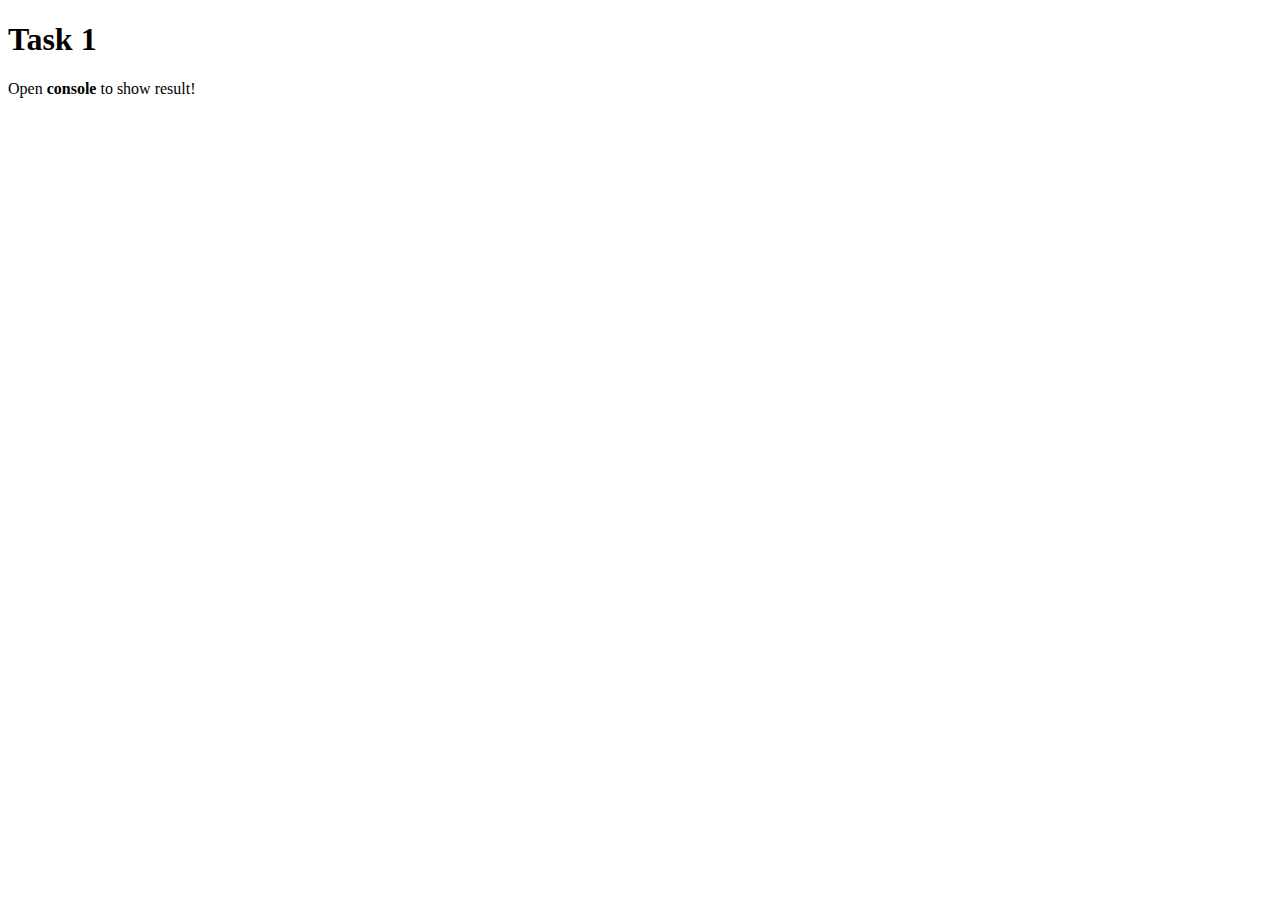
<file: FE_9_6_homework_js-intro/homework/src/task1.html>
<!DOCTYPE html>
<html lang="en">

<head>
    <meta charset="UTF-8">
    <meta name="viewport" content="width=device-width, initial-scale=1.0">
    <meta http-equiv="X-UA-Compatible" content="ie=edge">
    <title>Task 1</title>
</head>

<body>
    <h1>Task 1</h1>
    <p>Open <b>console</b> to show result!</p>
    <script type="text/javascript" src="js/task1.js"></script>
</body>

</html>
</file>
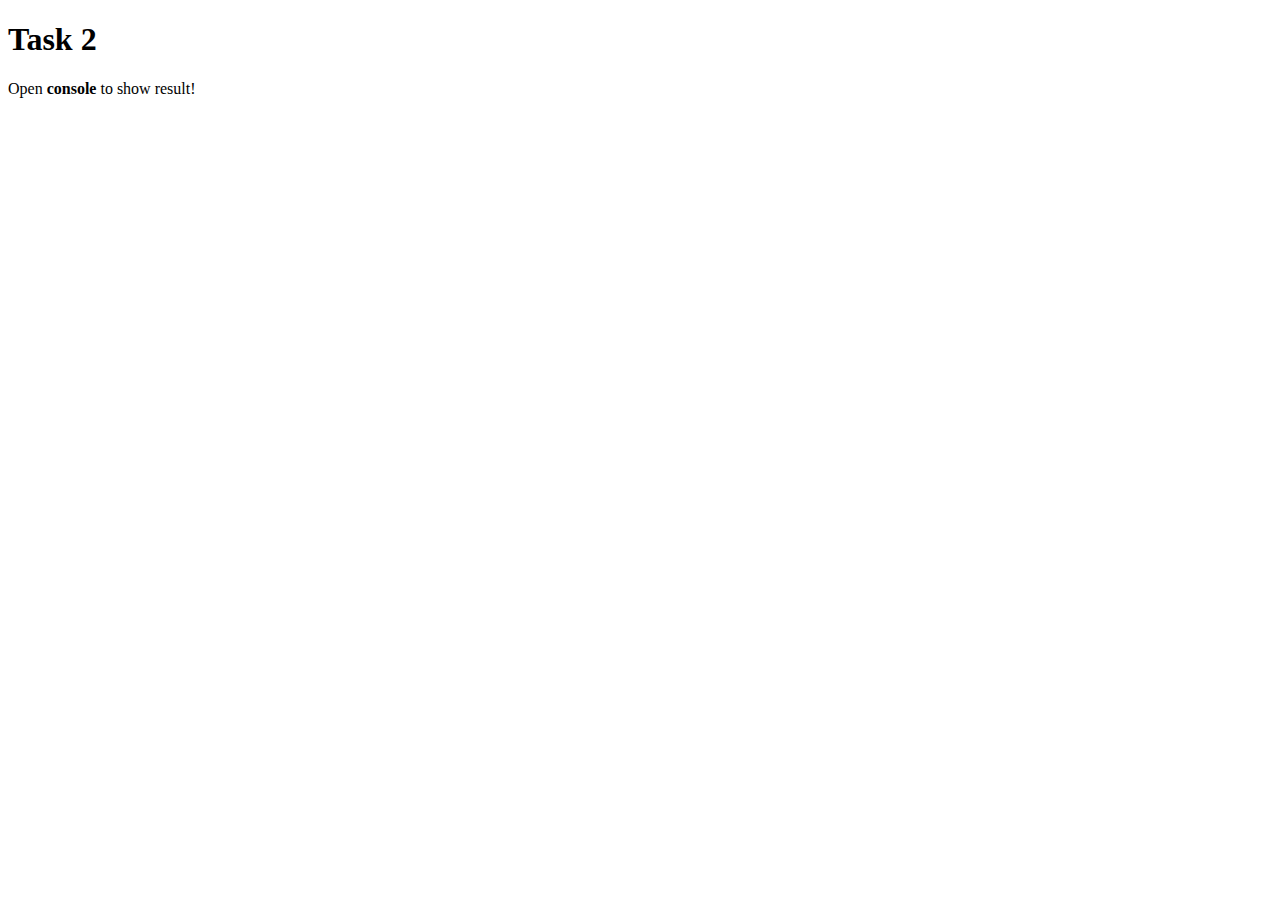
<file: FE_9_6_homework_js-intro/homework/src/task2.html>
<!DOCTYPE html>
<html lang="en">

<head>
    <meta charset="UTF-8">
    <meta name="viewport" content="width=device-width, initial-scale=1.0">
    <meta http-equiv="X-UA-Compatible" content="ie=edge">
    <title>Task 2</title>
</head>

<body>
    <h1>Task 2</h1>
    <p>Open <b>console</b> to show result!</p>
    <script type="text/javascript" src="js/task2.js"></script>
</body>

</html>
</file>
<file: FE_9_1_homework_html-basics/homework/style.css>
html, body, div, span, applet, object, iframe,
h1, h2, h3, h4, h5, h6, p, blockquote, pre,
a, abbr, acronym, address, big, cite, code,
del, dfn, em, font, img, ins, kbd, q, s, samp,
small, strike, strong, sub, sup, tt, var,
b, u, i, center,
dl, dt, dd, ol, ul, li,
fieldset, form, label, legend,
table, caption, tbody, tfoot, thead, tr, th, td{background:transparent;border:0;margin:0;padding:0;vertical-align:baseline;}body{line-height:1;}h1, h2, h3, h4, h5, h6{clear:both;font-weight:normal;}ol, ul{list-style:none;}blockquote{quotes:none;}blockquote:before, blockquote:after{content:'';content:none;}del{text-decoration:line-through;}table{border-collapse:collapse;border-spacing:0;}a img{border:none;}#container{float:left;margin:0 -240px 0 0;width:100%;}#primary,
#secondary{float:right;overflow:hidden;width:220px;}#secondary{clear:right;}#footer{clear:both;width:100%;}.one-column #content{margin:0 auto;width:640px;}.single-attachment #content{margin:0 auto;width:900px;}body,
input,
textarea,
.page-title span,
.pingback a.url{font-family:Georgia, "Bitstream Charter", serif;}h3#comments-title,
h3#reply-title,
#access .menu,
#access div.menu ul,
#cancel-comment-reply-link,
.form-allowed-tags,
#site-info,
#site-title,
#wp-calendar,
.comment-meta,
.comment-body tr th,
.comment-body thead th,
.entry-content label,
.entry-content tr th,
.entry-content thead th,
.entry-meta,
.entry-title,
.entry-utility,
#respond label,
.navigation,
.page-title,
.pingback p,
.reply,
.widget-title,
.wp-caption-text{font-family:"Helvetica Neue", Arial, Helvetica, "Nimbus Sans L", sans-serif;}input[type="submit"]{font-family:"Helvetica Neue", Arial, Helvetica, "Nimbus Sans L", sans-serif;}pre{font-family:"Courier 10 Pitch", Courier, monospace;}code{font-family:Monaco, Consolas, "Andale Mono", "DejaVu Sans Mono", monospace;}#access .menu-header,
div.menu,
#colophon,
#branding,
#main,
#wrapper{margin:0 auto;width:940px;}#wrapper{background:#fff;margin-top:20px;padding:0 20px;}#footer-widget-area{overflow:hidden;}#footer-widget-area .widget-area{float:left;margin-right:20px;width:220px;}#footer-widget-area #fourth{margin-right:0;}#site-info{float:left;font-size:14px;font-weight:bold;width:700px;}#site-generator{float:right;width:220px;}body{background:#f1f1f1;}body,
input,
textarea{color:#666;font-size:12px;line-height:18px;}hr{background-color:#e7e7e7;border:0;clear:both;height:1px;margin-bottom:18px;}p{margin-bottom:18px;}ul{list-style:square;margin:0 0 18px 1.5em;}ol{list-style:decimal;margin:0 0 18px 1.5em;}ol ol{list-style:upper-alpha;}ol ol ol{list-style:lower-roman;}ol ol ol ol{list-style:lower-alpha;}ul ul,
ol ol,
ul ol,
ol ul{margin-bottom:0;}dl{margin:0 0 24px 0;}dt{font-weight:bold;}dd{margin-bottom:18px;}strong{font-weight:bold;}cite,
em,
i{font-style:italic;}big{font-size:131.25%;}ins{background:#ffc;text-decoration:none;}blockquote{font-style:italic;padding:0 3em;}blockquote cite,
blockquote em,
blockquote i{font-style:normal;}pre{background:#f7f7f7;color:#222;line-height:18px;margin-bottom:18px;overflow:auto;padding:1.5em;}abbr,
acronym{border-bottom:1px dotted #666;cursor:help;}sup,
sub{height:0;line-height:1;position:relative;vertical-align:baseline;}sup{bottom:1ex;}sub{top:.5ex;}small{font-size:smaller;}input[type="text"],
input[type="password"],
input[type="email"],
input[type="url"],
input[type="number"],
textarea{background:#f9f9f9;border:1px solid #ccc;box-shadow:inset 1px 1px 1px rgba(0,0,0,0.1);-moz-box-shadow:inset 1px 1px 1px rgba(0,0,0,0.1);-webkit-box-shadow:inset 1px 1px 1px rgba(0,0,0,0.1);padding:2px;}a:link{color:#0066cc;}a:visited{color:#743399;}a:active,
a:hover{color:#ff4b33;}.screen-reader-text{clip:rect(1px, 1px, 1px, 1px);overflow:hidden;position:absolute !important;height:1px;width:1px;}#header{padding:30px 0 0 0;}#site-title{float:left;font-size:30px;line-height:36px;margin:0 0 18px 0;width:700px;}#site-title a{color:#000;font-weight:bold;text-decoration:none;}#site-description{color:#000;clear:right;float:right;font-style:italic;margin:15px 0 18px 0;opacity:.65;width:220px;}#branding img{border-top:4px solid #000;border-bottom:1px solid #000;display:block;float:left;}#access{background:#000;display:block;float:left;margin:0 auto;width:940px;}#access .menu-header,
div.menu{font-size:13px;margin-left:12px;width:928px;}#access .menu-header ul,
div.menu ul{list-style:none;margin:0;}#access .menu-header li,
div.menu li{float:left;position:relative;}#access a{color:#aaa;display:block;line-height:38px;padding:0 10px;text-decoration:none;}#access ul ul{box-shadow:0px 3px 3px rgba(0,0,0,0.2);-moz-box-shadow:0px 3px 3px rgba(0,0,0,0.2);-webkit-box-shadow:0px 3px 3px rgba(0,0,0,0.2);display:none;position:absolute;top:38px;left:0;float:left;width:180px;z-index:99999;}#access ul ul li{min-width:180px;}#access ul ul ul{left:100%;top:0;}#access ul ul a{background:#333;line-height:1em;padding:10px;width:160px;height:auto;}#access li:hover > a,
#access ul ul:hover > a{background:#333;color:#fff;}#access ul li:hover > ul{display:block;}#access ul li.current_page_item > a,
#access ul li.current_page_ancestor > a,
#access ul li.current-menu-ancestor > a,
#access ul li.current-menu-item > a,
#access ul li.current-menu-parent > a{color:#fff;}* html #access ul li.current_page_item a,
* html #access ul li.current_page_ancestor a,
* html #access ul li.current-menu-ancestor a,
* html #access ul li.current-menu-item a,
* html #access ul li.current-menu-parent a,
* html #access ul li a:hover{color:#fff;}#main{clear:both;overflow:hidden;padding:40px 0 0 0;}#content{margin-bottom:36px;}#content,
#content input,
#content textarea{color:#333;font-size:16px;line-height:24px;}#content p,
#content ul,
#content ol,
#content dd,
#content pre,
#content hr{margin-bottom:24px;}#content ul ul,
#content ol ol,
#content ul ol,
#content ol ul{margin-bottom:0;}#content pre,
#content kbd,
#content tt,
#content var{font-size:15px;line-height:21px;}#content code{font-size:13px;}#content dt,
#content th{color:#000;}#content h1,
#content h2,
#content h3,
#content h4,
#content h5,
#content h6{color:#000;line-height:1.5em;margin:0 0 20px 0;}#content table{border:1px solid #e7e7e7;margin:0 -1px 24px 0;text-align:left;width:100%;}#content tr th,
#content thead th{color:#777;font-size:12px;font-weight:bold;line-height:18px;padding:9px 24px;border-right: 1px solid #e7e7e7;}#content tr td{border-top:1px solid #e7e7e7;padding:6px 24px;border-right: 1px solid #e7e7e7;}#content tr.odd td{background:#f2f7fc;}.hentry{margin:0 0 48px 0;}.home .sticky{background:#f2f7fc;border-top:4px solid #000;margin-left:-20px;margin-right:-20px;padding:18px 20px;}.single .hentry{margin:0 0 36px 0;}.page-title{color:#000;font-size:14px;font-weight:bold;margin:0 0 36px 0;}.page-title span{color:#333;font-size:16px;font-style:italic;font-weight:normal;}.page-title a:link,
.page-title a:visited{color:#777;text-decoration:none;}.page-title a:active,
.page-title a:hover{color:#ff4b33;}#content .entry-title{color:#000;font-size:21px;font-weight:bold;line-height:1.3em;margin-bottom:0;}.entry-title a:link,
.entry-title a:visited{color:#000;text-decoration:none;}.entry-title a:active,
.entry-title a:hover{color:#ff4b33;}.entry-meta{color:#777;font-size:12px;}.entry-meta abbr,
.entry-utility abbr{border:none;}.entry-meta abbr:hover,
.entry-utility abbr:hover{border-bottom:1px dotted #666;}.single-author .by-author{position:absolute !important;clip:rect(1px 1px 1px 1px);clip:rect(1px, 1px, 1px, 1px);}.entry-content,
.entry-summary{clear:both;padding:12px 0 0 0;}.entry-content .more-link{white-space:nowrap;}#content .entry-summary p:last-child{margin-bottom:12px;}.entry-content fieldset{border:1px solid #e7e7e7;margin:0 0 24px 0;padding:24px;}.entry-content fieldset legend{background:#fff;color:#000;font-weight:bold;padding:0 24px;}.entry-content input{margin:0 0 24px 0;}.entry-content input.file,
.entry-content input.button{margin-right:24px;}.entry-content label{color:#777;font-size:12px;}.entry-content select{margin:0 0 24px 0;}.entry-content sup,
.entry-content sub{font-size:10px;}.entry-content blockquote.left{float:left;margin-left:0;margin-right:24px;text-align:right;width:33%;}.entry-content blockquote.right{float:right;margin-left:24px;margin-right:0;text-align:left;width:33%;}.page-link{clear:both;color:#000;font-weight:bold;line-height:48px;word-spacing:0.5em;}.page-link a:link,
.page-link a:visited{background:#f1f1f1;color:#333;font-weight:normal;padding:0.5em 0.75em;text-decoration:none;}.home .sticky .page-link a{background:#d9e8f7;}.page-link a:active,
.page-link a:hover{color:#ff4b33;}body.page .edit-link{clear:both;display:block;}#entry-author-info{background:#f2f7fc;border-top:4px solid #000;clear:both;font-size:14px;line-height:20px;margin:24px 0;overflow:hidden;padding:18px 20px;}#entry-author-info #author-avatar{background:#fff;border:1px solid #e7e7e7;float:left;height:60px;margin:0 -104px 0 0;padding:11px;}#entry-author-info #author-description{float:left;margin:0 0 0 104px;}#entry-author-info h2{color:#000;font-size:100%;font-weight:bold;margin-bottom:0;}.entry-utility{clear:both;color:#777;font-size:12px;line-height:18px;}.entry-meta a,
.entry-utility a{color:#777;}.entry-meta a:hover,
.entry-utility a:hover{color:#ff4b33;}#content .video-player{padding:0;}.format-standard .wp-video,
.format-standard .wp-audio-shortcode,
.format-audio .wp-audio-shortcode,
.format-standard .video-player{margin-bottom:24px;}.home #content .format-aside p,
.home #content .category-asides p{font-size:14px;line-height:20px;margin-bottom:10px;margin-top:0;}.format-gallery .size-thumbnail img,
.category-gallery .size-thumbnail img{border:10px solid #f1f1f1;margin-bottom:0;}.format-gallery .gallery-thumb,
.category-gallery .gallery-thumb{float:left;margin-right:20px;margin-top:-4px;}.home #content .format-gallery .entry-utility,
.home #content .category-gallery .entry-utility{padding-top:4px;}.attachment .entry-content .entry-caption{font-size:140%;margin-top:24px;}.attachment .entry-content .nav-previous a:before{content:'\2190\00a0';}.attachment .entry-content .nav-next a:after{content:'\00a0\2192';}#content img.size-auto,
#content img.size-full,
#content img.size-large,
#content img.size-medium,
#content .entry-attachment img,
#content .widget-container img{max-width:100%;height:auto;}#ie8 #content img.size-auto,
#ie8 #content img.size-full,
#ie8 #content img.size-large,
#ie8 #content img.size-medium,
#ie8 #content .entry-attachment img{width:auto;}.alignleft,
img.alignleft{display:inline;float:left;margin-right:24px;margin-top:4px;}.alignright,
img.alignright{display:inline;float:right;margin-left:24px;margin-top:4px;}.aligncenter,
img.aligncenter{clear:both;display:block;margin-left:auto;margin-right:auto;}img.alignleft,
img.alignright,
img.aligncenter{margin-bottom:12px;}.wp-caption{background:#f1f1f1;line-height:18px;margin-bottom:20px;max-width:100%;padding:4px;text-align:center;}.wp-caption img{margin:5px 5px 0;max-width:622px;}.wp-caption p.wp-caption-text{color:#777;font-size:12px;margin:5px;}.wp-smiley{margin:0;}.gallery{margin:0 auto 18px;}.gallery .gallery-item{float:left;margin-top:0;text-align:center;}.gallery-columns-1 .gallery-item{width:100%;}.gallery-columns-2 .gallery-item{width:50%;}.gallery-columns-3 .gallery-item{width:33%;}.gallery-columns-4 .gallery-item{width:25%;}.gallery-columns-5 .gallery-item{width:20%;}.gallery-columns-6 .gallery-item{width:16%;}.gallery-columns-7 .gallery-item{width:14%;}.gallery-columns-8 .gallery-item{width:12%;}.gallery-columns-9 .gallery-item{width:11%;}.gallery-columns-1 img{max-width:620px;}.gallery-columns-2 img{max-width:288px;}.gallery-columns-3 img{max-width:177px;}.gallery-columns-4 img{max-width:122px;}.gallery-columns-5 img{max-width:88px;}.gallery-columns-6 img{max-width:66px;}.gallery-columns-7 img{max-width:50px;}.gallery-columns-8 img{max-width:39px;}.gallery-columns-9 img{max-width:29px;}.gallery-item img{height:auto;}.gallery-columns-2 .attachment-medium{max-width:92%;height:auto;}.gallery-columns-4 .attachment-thumbnail{max-width:84%;height:auto;}.gallery .gallery-caption{color:#777;font-size:12px;margin:0 0 12px;}.gallery dl{margin:0;}.gallery img{border:10px solid #f1f1f1;}.gallery br+br{display:none;}#content .entry-attachment img{display:block;margin:0 auto;}.navigation{color:#777;font-size:12px;line-height:18px;overflow:hidden;}.navigation a:link,
.navigation a:visited{color:#777;text-decoration:none;}.navigation a:active,
.navigation a:hover{color:#ff4b33;}.nav-previous{float:left;width:50%;}.nav-next{float:right;text-align:right;width:50%;}#nav-above{margin:0 0 18px 0;}#nav-above{display:none;}.paged #nav-above,
.single #nav-above{display:block;}#nav-below{margin:-18px 0 0 0;}#comments{clear:both;}#comments .navigation{padding:0 0 18px 0;}h3#comments-title,
h3#reply-title{color:#000;font-size:20px;font-weight:bold;margin-bottom:0;}h3#comments-title{padding:24px 0;}.commentlist{list-style:none;margin:0;}.commentlist li.comment{border-bottom:1px solid #e7e7e7;line-height:24px;margin:0 0 24px 0;padding:0 0 0 56px;position:relative;}.commentlist li:last-child{border-bottom:none;margin-bottom:0;}#comments .comment-body ul,
#comments .comment-body ol{margin-bottom:18px;}#comments .comment-body p:last-child{margin-bottom:6px;}#comments .comment-body blockquote p:last-child{margin-bottom:24px;}.commentlist ol{list-style:decimal;}.commentlist .avatar{position:absolute;top:4px;left:0;}.comment-author{}.comment-author cite{color:#000;font-style:normal;font-weight:bold;}.comment-author .says{font-style:italic;}.comment-meta{font-size:12px;margin:0 0 18px 0;}.comment-meta a:link,
.comment-meta a:visited{color:#777;text-decoration:none;}.comment-meta a:active,
.comment-meta a:hover{color:#ff4b33;}.commentlist .even{}.commentlist .bypostauthor{}.commentlist .bypostauthor > div{background:#f2f7fc;border-top:4px solid #000;margin-bottom:10px;padding:10px 0 0 20px;}.reply{font-size:12px;padding:0 0 24px 0;}.reply a,
a.comment-edit-link{color:#777;}.reply a:hover,
a.comment-edit-link:hover{color:#ff4b33;}.commentlist .children{list-style:none;margin:0;}.commentlist .children li{border:none;margin:0;}.nopassword,
.nocomments{display:none;}#comments .pingback{border-bottom:1px solid #e7e7e7;margin-bottom:18px;padding-bottom:18px;}.commentlist li.comment+li.pingback{margin-top:-6px;}#comments .pingback p{color:#777;display:block;font-size:12px;line-height:18px;margin:0;}#comments .pingback .url{font-size:13px;font-style:italic;}input[type="submit"]{color:#333;}#respond{border-top:1px solid #e7e7e7;margin:24px 0;overflow:hidden;position:relative;}#respond p{margin:0;}#respond .comment-notes{margin-bottom:1em;}.form-allowed-tags{line-height:1em;}.children #respond{margin:0 48px 0 0;}h3#reply-title{margin:18px 0;}#comments-list #respond{margin:0 0 18px 0;}#comments-list ul #respond{margin:0;}#cancel-comment-reply-link{font-size:12px;font-weight:normal;line-height:18px;}#respond .required{color:#ff4b33;font-weight:bold;}#respond label{color:#777;font-size:12px;}#respond input{margin:0 0 9px;width:98%;}#respond textarea{width:98%;}#respond .form-allowed-tags{color:#777;font-size:12px;line-height:18px;}#respond .form-allowed-tags code{font-size:11px;}#respond .form-submit{margin:12px 0;}#respond .form-submit input{font-size:14px;width:auto;}.widget-area ul{list-style:none;margin-left:0;}.widget-area ul ul{list-style:square;margin-left:1.3em;}.widget-area select{max-width:100%;}.widget_search #s{width:60%;}.widget_search label{display:none;}.widget-container{word-wrap:break-word;-webkit-hyphens:auto;-moz-hyphens:auto;hyphens:auto;margin:0 0 18px 0;}.widget-container .wp-caption img{margin:auto;}.widget-container.widget_image .wp-caption{width:auto;}.widget-container.widget_image .wp-caption img{margin-left:-8px;}.widget-title{color:#222;font-size:14px;font-weight:bold;}.widget-area a:link,
.widget-area a:visited{text-decoration:none;}.widget-area a:active,
.widget-area a:hover{text-decoration:underline;}.widget-area .entry-meta{font-size:11px;}#wp_tag_cloud div{line-height:1.6em;}#wp-calendar{width:100%;}#wp-calendar caption{color:#222;font-size:14px;font-weight:bold;padding-bottom:4px;text-align:left;}#wp-calendar thead{font-size:11px;}#wp-calendar thead th{}#wp-calendar tbody{color:#aaa;}#wp-calendar tbody td{background:#f5f5f5;border:1px solid #fff;padding:3px 0 2px;text-align:center;}#wp-calendar tbody .pad{background:none;}#wp-calendar tfoot #next{text-align:right;}.widget_rss a.rsswidget{color:#000;}.widget_rss a.rsswidget:hover{color:#ff4b33;}.widget_rss .widget-title img{width:11px;height:11px;}#main .widget-area ul{margin-left:0;padding:0 20px 0 0;}#main .widget-area ul ul{border:none;margin-left:1.3em;padding:0;}#primary{}#secondary{}#footer-widget-area{}#main .widget-container.music-player ul{margin:0;}#footer{margin-bottom:20px;}#colophon{border-top:4px solid #000;margin-top:-4px;overflow:hidden;padding:18px 0;}#site-info{font-weight:bold;}#site-info a{color:#000;text-decoration:none;}#site-generator{font-style:italic;position:relative;}#site-generator a{background:url(images/wordpress.png) center left no-repeat;color:#666;display:inline-block;line-height:16px;padding-left:20px;text-decoration:none;}#site-generator a:hover{text-decoration:underline;}img#wpstats{display:block;margin:0 auto 10px;}pre{-webkit-text-size-adjust:140%;}code{-webkit-text-size-adjust:160%;}#access,
.entry-meta,
.entry-utility,
.navigation,
.widget-area{-webkit-text-size-adjust:120%;}#site-description{-webkit-text-size-adjust:none;}@media print{body{background:none !important;}#wrapper{clear:both !important;display:block !important;float:none !important;position:relative !important;}#header{border-bottom:2pt solid #000;padding-bottom:18pt;}#colophon{border-top:2pt solid #000;}#site-title,	#site-description{float:none;line-height:1.4em;margin:0;padding:0;}#site-title{font-size:13pt;}.entry-content{font-size:14pt;line-height:1.6em;}.entry-title{font-size:21pt;}#access,	#branding img,	#respond,	.comment-edit-link,	.edit-link,	.navigation,	.page-link,	.widget-area{display:none !important;}#container,	#header,	#footer{margin:0;width:100%;}#content,	.one-column #content{margin:24pt 0 0;width:100%;}.wp-caption p{font-size:11pt;}#site-info,	#site-generator{float:none;width:auto;}#colophon{width:auto;}img#wpstats{display:none;}#site-generator a{margin:0;padding:0;}#entry-author-info{border:1px solid #e7e7e7;}#main{display:inline;}.home .sticky{border:none;}}
img{width: 140px;vertical-align: middle; display:block; margin:0 auto;margin-left: calc(50% - 50px);margin-bottom: 20px;}nav > a{padding: 10px;color: #0279c1;}nav > a b:hover{color: #00527a;}nav > a:visited{color: #0279c1;}article{padding-left: 10px;}footer{margin-top: 20px;padding: 40px 20px;text-align: center;background: #3333;}
</file>
<file: FE_9_2_homework_css-basics/homework/css/general.css>
/* 

please don't edit this styles

*/

h2.tm-section-title{color:red}a:focus{color:#666;outline:0}ul{padding:0;margin:0}body{background-color:#f2f2f2;color:#000;font-family:'Open Sans',Helvetica,Arial,sans-serif;font-size:16px;font-weight:300;padding-top:30px;overflow-x:hidden}section:before{position:absolute;z-index:1}.box,.tm-content-box,.tm-main-nav{background-color:#fff}.tm-sidebar{position:fixed;width:360px}.tm-main-nav{font-size:1.6667em;padding-top:15px;padding-bottom:10px;text-align:center}.tm-nav-item{list-style:none;width:100%;padding:15px 30px}.tm-nav-item-link{border:1px solid transparent;color:#666;display:block;padding:10px;width:100%;-webkit-transition:all .3s ease;transition:all .3s ease}.carousel-indicators li,.tm-banner-inner{border:1px solid #999}.flex-2-col,.tm-banner-inner{display:-webkit-box;display:-webkit-flex;display:-ms-flexbox}.tm-nav-item-link.active,.tm-nav-item-link:hover{color:#666;text-decoration:none;border:1px solid #999}.tm-nav-item-link:focus{text-decoration:none}.tm-banner-text,.tm-banner-title,.tm-section-title{color:#666;font-weight:300;margin-top:0}.tm-section-title{margin-bottom:20px}.tm-section-title-box{margin-bottom:0}.tm-banner-title{font-size:3.3em;letter-spacing:2px;text-transform:uppercase}.tm-main-content{margin-left:360px;padding-left:30px}.tm-content-box{margin-bottom:30px}.pad{padding:50px}.tm-banner{height:370px;padding:30px}.tm-banner-inner{height:100%;text-align:center;display:flex;-webkit-box-orient:vertical;-webkit-box-direction:normal;-webkit-flex-direction:column;-ms-flex-direction:column;flex-direction:column;-webkit-box-align:center;-webkit-align-items:center;-ms-flex-align:center;align-items:center;-webkit-box-pack:center;-webkit-justify-content:center;-ms-flex-pack:center;justify-content:center}.tm-banner-text{font-size:1.4em}.flex-2-col{display:flex;-webkit-box-align:center;-webkit-align-items:center;-ms-flex-align:center;align-items:center}.boxes,.tm-box-bg-title{display:-webkit-box;display:-webkit-flex;display:-ms-flexbox}.flex-item{-webkit-box-flex:0 1 auto;-webkit-flex:0 1 auto;-ms-flex:0 1 auto;flex:0 1 auto}.section-description{line-height:1.8;margin-bottom:25px}.section-description:last-child{margin-bottom:0}.tm-team-description-container{max-width:500px}.tm-team-info{display:flex}.box{list-style:none;width:33.3333%;height:auto;border:1px solid silver;border-width:0 1px 1px 0;padding:10px}.box-bg{position:relative}.tm-box-bg-title{position:absolute;top:0;right:0;bottom:0;left:0;display:flex;-webkit-box-align:center;-webkit-align-items:center;-ms-flex-align:center;align-items:center;-webkit-box-pack:center;-webkit-justify-content:center;-ms-flex-pack:center;justify-content:center}.boxes{display:flex;-webkit-flex-wrap:wrap;-ms-flex-wrap:wrap;flex-wrap:wrap}.gallery-container a{cursor:-webkit-zoom-in;cursor:zoom-in}.carousel{position:relative;height:auto;padding:50px 50px 80px;text-align:center}.carousel-indicators{bottom:30px}.carousel-content{color:#000;display:-webkit-box;display:-webkit-flex;display:-ms-flexbox;display:flex;-webkit-box-align:center;-webkit-align-items:center;-ms-flex-align:center;align-items:center}.carousel-indicators .active{background-color:#999}.contact-form{overflow:hidden}.form-control{border-radius:0;font-size:1em}.form-control:focus{border-color:#999;box-shadow:inset 0 1px 1px rgba(0,0,0,.075),0 0 8px rgba(153,153,153,.45)}.form-group{margin-bottom:20px}.form-group-2-col-left{padding-left:0;padding-right:5px}.form-group-2-col-right{padding-right:0;padding-left:5px}.mandatory-field:after{position:absolute;top:0;right:7px}.submit-btn{border-radius:0;background:0;border:1px solid #999;color:#999;float:right;font-size:1.4em;font-weight:300;padding:15px 60px;-webkit-transition:all .3s ease;transition:all .3s ease}.submit-btn:active,.submit-btn:active:focus,.submit-btn:active:hover,.submit-btn:focus,.submit-btn:hover,.submit-btn:visited{background:#999;border:1px solid #999;color:#fff}.tm-footer{color:#666;padding-bottom:15px}
</file>
<file: FE_9_2_homework_css-basics/homework/css/style.css>
/* Task 1 */

@media print {
	.tm-sidebar,
	#about,
	.heading,
	.blocks,
	#ideas,
	.tm-content-box #contact,
	[alt="Contact image"] {
		display: none;
	}
	.tm-main-content {
		margin-left: 0;
	}
	.tm-banner-inner {
		height: 200px;
	}
	h2.tm-section-title {
		color: blue;
	}
	section .flex-2-col {
		flex-direction: column;
	}
	.tm-team-description-container {
		max-width: none;
	}
	div .pad {
		padding: 0 50px;
	}
	.tm-content-box {
		margin-bottom: 0;
	}
	.tm-footer {
		margin-top: 20px;
	}
	.tm-banner {
		height: 250px;
	}
	.tm-section-title {
		margin-top: 10px;
	}
}

@media screen {
	/*Task 2*/
	#about .img-fluid {
		border-radius: 100%;
	}
	#about .tm-section-title:hover {
		color: #fff;
		background: #31B0D5;
		font-weight: bold;
	}
	/*Task 3*/
	p:first-letter {
		color: #76cdd7;
		font-size: 30px;
	}
	/*Task 4*/
	.tm-sidebar,
	.tm-content-box {
		box-shadow: 0 0 20px rgba(0, 0, 0, 0.5);
	}
    /* Task 5*/
    section,#home.tm-content-box {
        position: relative;
    }
    section::before,#home.tm-content-box::before {
        content: "";
        display: block;
        position: absolute;
        left: 0;
        top: 0;
        width: 0;
        height: 0;
        border-top: 10px solid #31B0D5;
        border-right: 50px solid transparent;
        border-bottom: 10px solid transparent;
        border-left: 50px solid #31B0D5;
    }
	/*Task 6*/
	#ideas h2.tm-section-title {
		color: gainsboro;
		letter-spacing: 5px;
	}
	/*Task 7*/
	h2+p {
		font-style: italic;
	}
	/*Task 8*/
	div.tm-content-box div.pad p.tm-section-description {
		text-indent: 25px;
		line-height: 30px;
	}
	/*Task 9*/
	section.heading h2 {
		text-align: center;
	}
	section.heading a:visited {
		color: silver;
	}
	section.heading a {
		color: #000;
	}
	section.heading li:nth-child(2n+1):nth-child(-n+3):after {
		content: "New";
		font-size: 10px;
		color: red;
		vertical-align: top;
	}
	section.heading h2,
	section.heading a:hover {
		color: #76cdd7;
	}

	section.heading a:hover {
		border-bottom: 1px solid #76cdd7;
	}
	/*Task 10*/
	section.blocks ul.gallery-container p:first-letter {
		color: #363c3d;
	}
	section.blocks ul.gallery-container li:nth-child(2n+1) {
		background-color: #F2F2F2;
	}
	/*Task 11*/
	div.tm-sidebar nav.tm-main-nav li:nth-child(-n+3) {
		border-bottom: 2px dotted silver;
	}
	/*Task 12*/
	.submit-btn,
	input[type="text"] {
		color: red;
	}
	div.mandatory-field::after {
		content: "*";
		font-size: 15px;
		font-weight: bold;
		color: red;
	}
	#contact .submit-btn:hover {
		color: #fff;
		background: #31B0D5;
	}
}
</file>
<file: FE_9_4_homework_css-layouts/homework/css/style.css>
* {
	margin: 0;
	padding: 0;
	box-sizing: border-box;
}

.wrapper {
	width: 100%;
	max-width: 1170px;
	margin: 0 auto;
}

p,
h3,
header,
footer nav div,
footer nav li a {
	font-family: 'Open Sans', sans-serif;
}

/* Header */

header {
	background: url("../img/apples.jpg") no-repeat;
	background-size: cover;
	color: #fff;
	height: 100vh;
	padding-bottom: 50px;
}

h1 {
	font-weight: normal;
	font-size: 0.95em;
	letter-spacing: 3px;
}

div.brand,
h1 {
	text-transform: uppercase;
}

nav {
	display: flex;
	justify-content: space-between;
}

header nav li a {
	color: #fff;
	text-decoration: none;
	font-size: 0.9em;
	padding: 15px 10px;
}

header nav ul,
h1 {
	margin-top: 40px;
}

nav li {
	list-style-type: none;
	padding: 0 15px;
	display: inline-block;
	position: relative;
}

header nav li a:hover {
	color: #e5e5e5;
}

a.more {
	background: rgba(0, 0, 0, 0.3);
	padding: 15px;
	border: 2px solid #fff;
	color: #fff;
	text-decoration: none;
	display: block;
	width: 230px;
	text-align: center;
	margin: 0 auto;
	font-size: 0.85em;
	transition: all 1.2s ease;
	-webkit-transition: all 1.2s ease;
}

a.more:hover {
	background: rgba(0, 0, 0, 0.4);
	transition: all 1.2s ease;
	-webkit-transition: all 1.2s ease;
}

div.brand-wrap {
	display: flex;
	align-items: center;
	justify-content: center;
	flex-direction: column;
	height: 69vh;
}

div.brand {
	font-size: 2.5rem;
	letter-spacing: 10px;
	position: relative;
}

div.brand-wrap p {
	font-size: 0.9em;
}

div.brand span.amp {
	font-size: 4.5rem;
}

/* section 1*/

section.section-1 {
	display: flex;
	justify-content: space-between;
	padding: 100px 0;
}

section.section-1 h3 {
	font-size: 1.225rem;
	padding: 0 150px 0 0;
	width: 50%;
	font-weight: normal;
	margin-right: 50px;
}

section.section-1 p {
	font-size: 0.72rem;
	width: 50%;
	padding: 0 70px 0 0;
}

/* section main */

div.main {
	background-color: #F3F3F3;
	text-align: center;
	padding-bottom: 100px;
}

div.main h3 {
	padding: 100px 0 70px;
	font-weight: normal;
}

div.main article .article {
	position: relative;
}

div.main article .article h3 {
	color: #EAEAEA;
	position: absolute;
	bottom: 25px;
	left: 30px;
	font-size: 1em;
	padding: 0;
}

div.main article .article p {
	position: absolute;
	top: 35%;
	font-size: 0.78em;
	color: #58585A;
}

div.main article .article h3 strong {
	color: #fff;
}

div.main article {
	display: grid;
	grid-template-columns: repeat(3, 1fr);
	grid-gap: 1.5em;
	grid-auto-rows: 300px;
}

div.main article .article a {
	font-family: 'Open Sans', sans-serif;
	padding: 7px 13px;
	border: 2px solid #fff;
	color: #fff;
	text-decoration: none;
	position: absolute;
	top: 20px;
	right: 20px;
	background: rgba(0, 0, 0, 0.4);
	transition: all 0.5s ease;
	-webkit-transition: all 0.5s ease;
}

div.main article .article a:hover {
	background: rgba(0, 0, 0, 0.5);
	transition: all 0.5s ease;
	-webkit-transition: all 0.5s ease;
}

div.main article .article-1,
div.main article .article-4,
div.main article .article-5,
div.main article .article-8 {
	background-size: cover;
	border: 2px solid #fff;
	background-position: center;
}

div.main article .article-1,
div.main article .article-5 {
	background: linear-gradient( rgba(0, 0, 0, 0.2), rgba(0, 0, 0, 0.2)), url("../img/sample.jpg") no-repeat;
	border-bottom: 2px solid #CAC8C6;
	border-top: 2px solid #CAC8C6;
	grid-column: 1 / 3;
}

div.main article .article-2,
div.main article .article-6 {
	grid-column: 3 / 4;
}

div.main article .article-3,
div.main article .article-7 {
	grid-column: 1 / 2;
}

div.main article .article-4,
div.main article .article-8 {
	background: linear-gradient( rgba(0, 0, 0, 0.2), rgba(0, 0, 0, 0.2)), url("../img/sample3.jpg") no-repeat;
	border-bottom: 2px solid #CAC8C6;
	border-top: 2px solid #CAC8C6;
	grid-column: 2 / 4;
}

div.main div.subscribe {
	margin: 70px 0 0;
	background-color: #fff;
	padding: 40px 0;
	text-align: left;
	display: flex;
	justify-content: space-between;
}

div.main div.subscribe p {
	font-size: 1.2em;
	padding: 15px;
	margin-left: 15px;
}

div.main div.subscribe div {
	width: 72%;
	margin-right: 20px;
}

input[type="text"] {
	background: #F3F3F3;
}

input[type="submit"] {
	background: #343638;
	color: #fff;
	margin-left: -4px;
	cursor: pointer;
}

div.main div.subscribe div input[type="text"] {
	width: 90%;
	padding: 17px 20px;
}

div.main div.subscribe div input[type="submit"] {
	padding: 17px 10px;
	width: 10%;
}

input {
	color: #343638;
	border: 1px solid #343638;
	font-size: 0.9em;
	outline: none;
}

::placeholder {
	color: #000000;
}

/* footer */

footer {
	background-color: #fff;
}

footer section.section-2 {
	display: grid;
	grid-template-columns: 25% 25% 15% 22%;
	grid-gap: 2em;
	padding: 100px 0;
	border-bottom: 2px solid #F0F0F0;
}

footer section.section-2 h3 {
	margin-bottom: 15px;
	font-size: 1em;
}

footer nav {
	padding: 15px 0;
}

footer nav div {
	font-size: 0.9em;
	color: #9E9E9E;
}

footer nav li a {
	color: #000;
	text-decoration: none;
	font-size: 0.9em;
}

footer nav li:last-child {
	padding: 0;
}

footer div.b-and-w-f,
footer div.newsletter {
	line-height: 22px;
}

footer div.contact {
	line-height: 18px;
}

footer div.contact p {
	padding-bottom: 10px;
}

footer div.tweet p.hours-ago {
	color: #E8E8E8;
	padding-top: 10px;
}

footer div.section-block p {
	color: #9E9E9E;
	font-size: 0.9em;
}

footer div.newsletter div {
	width: 100%;
}

footer div.newsletter div input[type="text"] {
	width: 70%;
	padding: 10px;
}

footer div.newsletter div input[type="submit"] {
	padding: 10px;
	width: 30%;
}
</file>
<file: FE_9_5_homework_responsive/homework/src/styles.css>
* {
	margin: 0;
	padding: 0;
	box-sizing: border-box;
}

body {
	background-color: #fff;
}

img {
	max-width: 100%;
}

header nav ul {
	margin: 0;
	padding: 0;
}

header nav li {
	list-style-type: none;
	border-bottom: 1px solid #ddd;
	padding: 10px;
}

header nav li a {
	text-decoration: none;
	color: #5d5d5d;
	font-family: 'Arial', 'Helvetica', sans-serif;
}

header nav li a:hover,
header nav li a:focus,
header nav li a.active {
	font-weight: bold;
	color: #54597d;
}

main {
	max-width: 80%;
	margin: 0 auto;
	font-family: 'Arial', 'Helvetica', sans-serif;
}

main h1 {
	font-size: 3em;
	text-align: center;
	margin: 80px 0;
}

main h2 {
	font-size: 2.2em;
	margin: 50px 0 30px;
	color: #484747;
}

main p {
	text-indent: 1em;
	text-align: justify;
	color: #5d5d5d;
	margin-bottom: 50px;
}

footer {
	margin: 100px 0 0;
}

footer div.up-button a {
	display: block;
	text-decoration: none;
	background: #5ebcff;
	padding: 15px;
	border-radius: 100%;
	color: #fff;
	font-family: 'Arial', 'Helvetica', sans-serif;
	box-shadow: 7px 7px 20px #ccc;
	position: fixed;
	right: 20px;
	bottom: 20px;
	outline: none;
}

@media (min-width: 575px) {
	body {
		background-color: #0a1223;
	}
	main {
		max-width: 90%;
	}
	header nav ul {
		margin: 0 auto;
		display: flex;
		flex-direction: row;
		justify-content: center;
		align-items: center;
		margin-top: 10px;
	}
	header nav li {
		display: flex;
		border-bottom: none;
		padding: 20px;
	}
	header nav li a {
		color: #5d5d5d;
		font-family: 'Arial', 'Helvetica', sans-serif;
	}
	header nav li a:hover,
	header nav li a:focus,
	header nav li a.active {
		font-weight: 100;
		color: #54597d;
	}
	div.main-section {
		max-width: 80%;
		margin: 0 auto;
	}
	main h1 {
		color: #ddd;
		margin: 150px 0;
	}
	main h2 {
		background: linear-gradient(to right, #ddd, #5d5d5d);
		-webkit-background-clip: text;
		-webkit-text-fill-color: transparent;
	}
	footer div.up-button {
		display: none;
	}
}

@media (min-width: 991px) {
	header nav ul {
		display: flex;
		flex-direction: row;
		justify-content: flex-end;
		align-items: flex-end;
		margin-top: 10px;
	}
	main h1 {
		margin: 130px 0;
	}
	main h2 {
		font-size: 2em;
	}
	main p {
		font-size: 1em;
	}
	article {
		display: flex;
		justify-content: space-between;
		align-items: center;
		align-content: center;
	}
	article img {
		width: 45%;
	}
	article div.fact-text {
		width: 50%;
	}
	article:nth-of-type(n) {
		display: flex;
		flex-direction: row;
	}
	article:nth-of-type(2n) {
		display: flex;
		flex-direction: row-reverse;
	}
}
</file>
